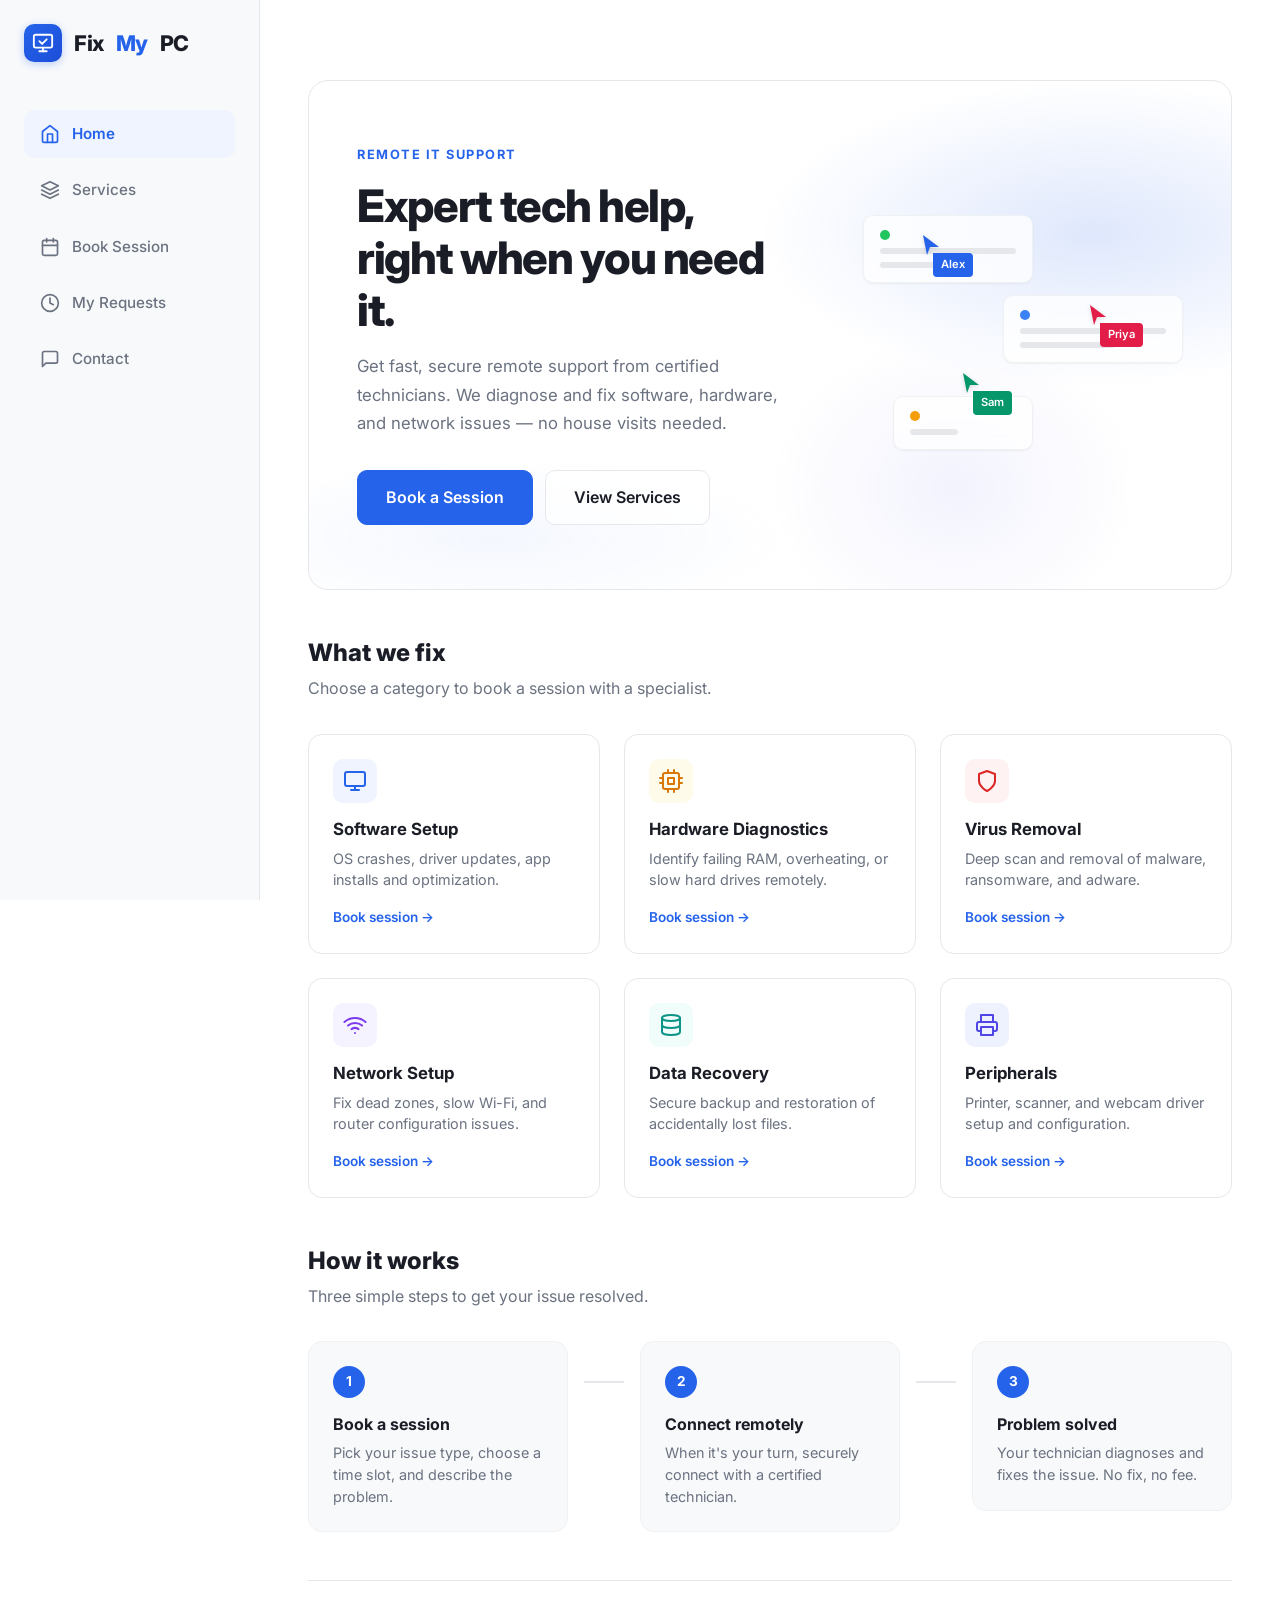
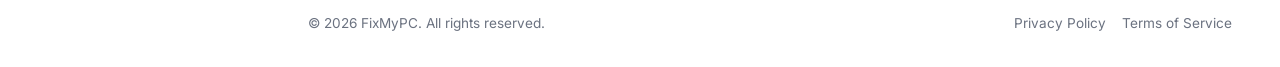
<file: index.html>
<!DOCTYPE html>
<html lang="en">
<head>
  <meta charset="UTF-8">
  <meta name="viewport" content="width=device-width, initial-scale=1.0">
  <title>FixMyPC | Remote Tech Support</title>
  <meta name="description" content="Fast, reliable remote tech support for your software, hardware, and network issues. Book a session today.">

  <!-- Google Fonts: Inter -->
  <link rel="preconnect" href="https://fonts.googleapis.com">
  <link rel="preconnect" href="https://fonts.gstatic.com" crossorigin>
  <link href="https://fonts.googleapis.com/css2?family=Inter:wght@400;500;600;700;800&display=swap" rel="stylesheet">

  <!-- CSS Styles -->
  <link rel="stylesheet" href="css/variables.css">
  <link rel="stylesheet" href="css/base.css">
  <link rel="stylesheet" href="css/layout.css">
  <link rel="stylesheet" href="css/components.css">
  <link rel="stylesheet" href="css/utilities.css">
</head>
<body>

  <!-- Sidebar Navigation -->
  <aside class="sidebar">
    <div class="sidebar-logo">
      <div class="logo-icon">
        <svg width="22" height="22" viewBox="0 0 24 24" fill="none" stroke="#fff" stroke-width="2" stroke-linecap="round" stroke-linejoin="round"><rect x="2" y="3" width="20" height="14" rx="2" ry="2"></rect><line x1="8" y1="21" x2="16" y2="21"></line><line x1="12" y1="17" x2="12" y2="21"></line><path d="M8 10l3 3 5-5"/></svg>
      </div>
      Fix<span>My</span>PC
    </div>

    <nav class="nav-menu">
      <a href="index.html" class="nav-item">
        <svg width="20" height="20" viewBox="0 0 24 24" fill="none" stroke="currentColor" stroke-width="2" stroke-linecap="round" stroke-linejoin="round"><path d="M3 9l9-7 9 7v11a2 2 0 0 1-2 2H5a2 2 0 0 1-2-2z"></path><polyline points="9 22 9 12 15 12 15 22"></polyline></svg>
        Home
      </a>
      <a href="services.html" class="nav-item">
        <svg width="20" height="20" viewBox="0 0 24 24" fill="none" stroke="currentColor" stroke-width="2" stroke-linecap="round" stroke-linejoin="round"><polygon points="12 2 2 7 12 12 22 7 12 2"></polygon><polyline points="2 17 12 22 22 17"></polyline><polyline points="2 12 12 17 22 12"></polyline></svg>
        Services
      </a>
      <a href="booking.html" class="nav-item">
        <svg width="20" height="20" viewBox="0 0 24 24" fill="none" stroke="currentColor" stroke-width="2" stroke-linecap="round" stroke-linejoin="round"><rect x="3" y="4" width="18" height="18" rx="2" ry="2"></rect><line x1="16" y1="2" x2="16" y2="6"></line><line x1="8" y1="2" x2="8" y2="6"></line><line x1="3" y1="10" x2="21" y2="10"></line></svg>
        Book Session
      </a>
      <a href="queue.html" class="nav-item">
        <svg width="20" height="20" viewBox="0 0 24 24" fill="none" stroke="currentColor" stroke-width="2" stroke-linecap="round" stroke-linejoin="round"><circle cx="12" cy="12" r="10"></circle><polyline points="12 6 12 12 16 14"></polyline></svg>
        My Requests
      </a>
      <a href="contact.html" class="nav-item">
        <svg width="20" height="20" viewBox="0 0 24 24" fill="none" stroke="currentColor" stroke-width="2" stroke-linecap="round" stroke-linejoin="round"><path d="M21 15a2 2 0 0 1-2 2H7l-4 4V5a2 2 0 0 1 2-2h14a2 2 0 0 1 2 2z"></path></svg>
        Contact
      </a>
    </nav>
  </aside>

  <!-- Main Content -->
  <main class="main-content">

    <!-- Mobile Header -->
    <header class="page-header">
      <div class="header-title">
        <h1 class="hidden-title">Home</h1>
      </div>
      <div class="header-actions">
        <button class="mobile-nav-toggle" aria-label="Toggle Navigation">
          <svg width="24" height="24" viewBox="0 0 24 24" fill="none" stroke="currentColor" stroke-width="2" stroke-linecap="round" stroke-linejoin="round"><line x1="3" y1="12" x2="21" y2="12"></line><line x1="3" y1="6" x2="21" y2="6"></line><line x1="3" y1="18" x2="21" y2="18"></line></svg>
        </button>
      </div>
    </header>

    <!-- Hero Section -->
    <section class="hero mb-48">
      <div class="hero-inner">
        <div class="hero-content">
          <p class="hero-eyebrow">Remote IT Support</p>
          <h2 class="hero-heading">Expert tech help,<br>right when you need it.</h2>
          <p class="hero-description">Get fast, secure remote support from certified technicians. We diagnose and fix software, hardware, and network issues — no house visits needed.</p>
          <div class="hero-actions">
            <a href="booking.html" class="btn btn-hero-primary btn-lg">Book a Session</a>
            <a href="services.html" class="btn btn-hero-outline btn-lg">View Services</a>
          </div>
        </div>
        <div class="hero-visual">
          <!-- Figma-style collaborative cursors -->
          <div class="cursor-field">
            <div class="live-cursor cursor-1">
              <svg width="16" height="20" viewBox="0 0 16 20" fill="currentColor"><path d="M0 0L16 12H7L4 20L0 0Z"/></svg>
              <span class="cursor-label">Alex</span>
            </div>
            <div class="live-cursor cursor-2">
              <svg width="16" height="20" viewBox="0 0 16 20" fill="currentColor"><path d="M0 0L16 12H7L4 20L0 0Z"/></svg>
              <span class="cursor-label">Priya</span>
            </div>
            <div class="live-cursor cursor-3">
              <svg width="16" height="20" viewBox="0 0 16 20" fill="currentColor"><path d="M0 0L16 12H7L4 20L0 0Z"/></svg>
              <span class="cursor-label">Sam</span>
            </div>

            <!-- Decorative UI mockup elements -->
            <div class="hero-mock-card mock-1">
              <div class="mock-dot mock-dot-green"></div>
              <div class="mock-line mock-line-long"></div>
              <div class="mock-line mock-line-short"></div>
            </div>
            <div class="hero-mock-card mock-2">
              <div class="mock-dot mock-dot-blue"></div>
              <div class="mock-line mock-line-long"></div>
              <div class="mock-line mock-line-med"></div>
            </div>
            <div class="hero-mock-card mock-3">
              <div class="mock-dot mock-dot-amber"></div>
              <div class="mock-line mock-line-short"></div>
            </div>
          </div>
        </div>
      </div>
    </section>

    <!-- Services Grid -->
    <section class="mb-48">
      <div class="section-header mb-32">
        <h3 class="section-heading">What we fix</h3>
        <p class="text-muted mb-0">Choose a category to book a session with a specialist.</p>
      </div>

      <div class="home-services-grid">

        <a href="booking.html?service=software" class="home-service-card">
          <div class="home-service-icon icon-blue">
            <svg width="24" height="24" viewBox="0 0 24 24" fill="none" stroke="currentColor" stroke-width="2" stroke-linecap="round" stroke-linejoin="round"><rect x="2" y="3" width="20" height="14" rx="2" ry="2"></rect><line x1="8" y1="21" x2="16" y2="21"></line><line x1="12" y1="17" x2="12" y2="21"></line></svg>
          </div>
          <h4 class="home-service-title">Software Setup</h4>
          <p class="home-service-desc">OS crashes, driver updates, app installs and optimization.</p>
          <span class="home-service-link">Book session &rarr;</span>
        </a>

        <a href="booking.html?service=hardware" class="home-service-card">
          <div class="home-service-icon icon-amber">
            <svg width="24" height="24" viewBox="0 0 24 24" fill="none" stroke="currentColor" stroke-width="2" stroke-linecap="round" stroke-linejoin="round"><rect x="4" y="4" width="16" height="16" rx="2" ry="2"></rect><rect x="9" y="9" width="6" height="6"></rect><line x1="9" y1="1" x2="9" y2="4"></line><line x1="15" y1="1" x2="15" y2="4"></line><line x1="9" y1="20" x2="9" y2="23"></line><line x1="15" y1="20" x2="15" y2="23"></line><line x1="20" y1="9" x2="23" y2="9"></line><line x1="20" y1="14" x2="23" y2="14"></line><line x1="1" y1="9" x2="4" y2="9"></line><line x1="1" y1="14" x2="4" y2="14"></line></svg>
          </div>
          <h4 class="home-service-title">Hardware Diagnostics</h4>
          <p class="home-service-desc">Identify failing RAM, overheating, or slow hard drives remotely.</p>
          <span class="home-service-link">Book session &rarr;</span>
        </a>

        <a href="booking.html?service=virus" class="home-service-card">
          <div class="home-service-icon icon-red">
            <svg width="24" height="24" viewBox="0 0 24 24" fill="none" stroke="currentColor" stroke-width="2" stroke-linecap="round" stroke-linejoin="round"><path d="M12 22s8-4 8-10V5l-8-3-8 3v7c0 6 8 10 8 10z"></path></svg>
          </div>
          <h4 class="home-service-title">Virus Removal</h4>
          <p class="home-service-desc">Deep scan and removal of malware, ransomware, and adware.</p>
          <span class="home-service-link">Book session &rarr;</span>
        </a>

        <a href="booking.html?service=network" class="home-service-card">
          <div class="home-service-icon icon-purple">
            <svg width="24" height="24" viewBox="0 0 24 24" fill="none" stroke="currentColor" stroke-width="2" stroke-linecap="round" stroke-linejoin="round"><path d="M5 12.55a11 11 0 0 1 14.08 0"></path><path d="M1.42 9a16 16 0 0 1 21.16 0"></path><path d="M8.53 16.11a6 6 0 0 1 6.95 0"></path><line x1="12" y1="20" x2="12.01" y2="20"></line></svg>
          </div>
          <h4 class="home-service-title">Network Setup</h4>
          <p class="home-service-desc">Fix dead zones, slow Wi-Fi, and router configuration issues.</p>
          <span class="home-service-link">Book session &rarr;</span>
        </a>

        <a href="booking.html?service=other" class="home-service-card">
          <div class="home-service-icon icon-teal">
            <svg width="24" height="24" viewBox="0 0 24 24" fill="none" stroke="currentColor" stroke-width="2" stroke-linecap="round" stroke-linejoin="round"><ellipse cx="12" cy="5" rx="9" ry="3"></ellipse><path d="M21 12c0 1.66-4 3-9 3s-9-1.34-9-3"></path><path d="M3 5v14c0 1.66 4 3 9 3s9-1.34 9-3V5"></path></svg>
          </div>
          <h4 class="home-service-title">Data Recovery</h4>
          <p class="home-service-desc">Secure backup and restoration of accidentally lost files.</p>
          <span class="home-service-link">Book session &rarr;</span>
        </a>

        <a href="booking.html?service=hardware" class="home-service-card">
          <div class="home-service-icon icon-indigo">
            <svg width="24" height="24" viewBox="0 0 24 24" fill="none" stroke="currentColor" stroke-width="2" stroke-linecap="round" stroke-linejoin="round"><polyline points="6 9 6 2 18 2 18 9"></polyline><path d="M6 18H4a2 2 0 0 1-2-2v-5a2 2 0 0 1 2-2h16a2 2 0 0 1 2 2v5a2 2 0 0 1-2 2h-2"></path><rect x="6" y="14" width="12" height="8"></rect></svg>
          </div>
          <h4 class="home-service-title">Peripherals</h4>
          <p class="home-service-desc">Printer, scanner, and webcam driver setup and configuration.</p>
          <span class="home-service-link">Book session &rarr;</span>
        </a>

      </div>
    </section>

    <!-- How It Works -->
    <section class="mb-48">
      <div class="section-header mb-32">
        <h3 class="section-heading">How it works</h3>
        <p class="text-muted mb-0">Three simple steps to get your issue resolved.</p>
      </div>

      <div class="steps-row">
        <div class="step-card">
          <div class="step-number">1</div>
          <h4>Book a session</h4>
          <p>Pick your issue type, choose a time slot, and describe the problem.</p>
        </div>
        <div class="step-divider"></div>
        <div class="step-card">
          <div class="step-number">2</div>
          <h4>Connect remotely</h4>
          <p>When it's your turn, securely connect with a certified technician.</p>
        </div>
        <div class="step-divider"></div>
        <div class="step-card">
          <div class="step-number">3</div>
          <h4>Problem solved</h4>
          <p>Your technician diagnoses and fixes the issue. No fix, no fee.</p>
        </div>
      </div>
    </section>

    <!-- Footer -->
    <footer class="main-footer">
      <div>&copy; 2026 FixMyPC. All rights reserved.</div>
      <div class="footer-links">
        <a href="#">Privacy Policy</a>
        <a href="#">Terms of Service</a>
      </div>
    </footer>

  </main>

  <script src="js/main.js"></script>
</body>
</html>
</file>
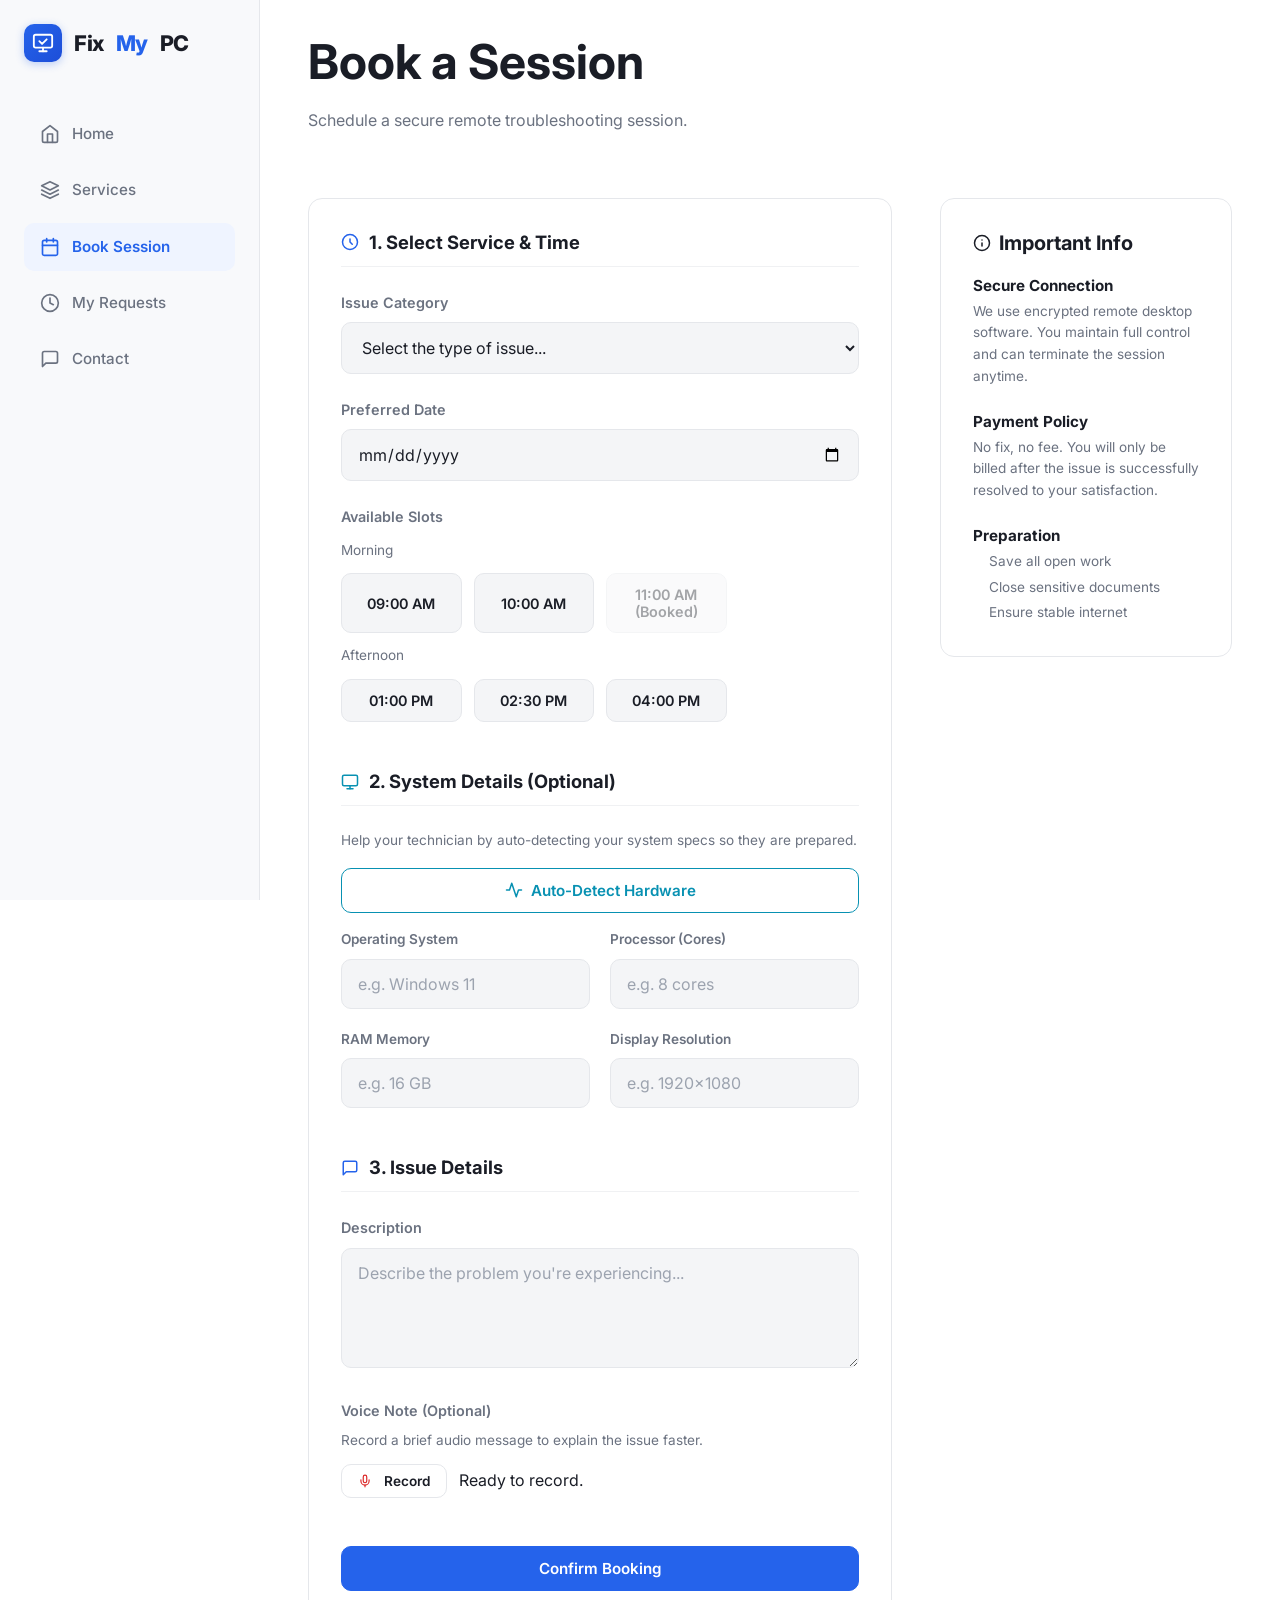
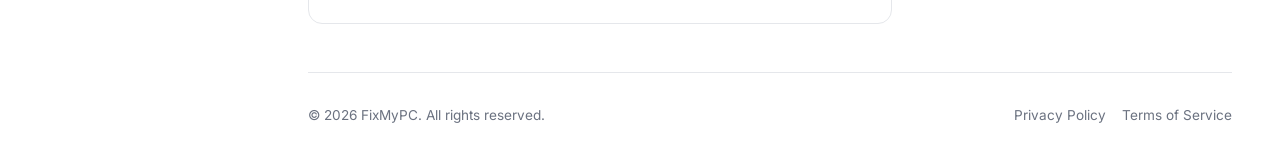
<file: booking.html>
<!DOCTYPE html>
<html lang="en">
<head>
  <meta charset="UTF-8">
  <meta name="viewport" content="width=device-width, initial-scale=1.0">
  <title>Book a Session | FixMyPC</title>
  <meta name="description" content="Schedule a remote tech support session. Select a time slot, describe your issue, and securely connect with a technician.">
  
  <!-- Google Fonts: Inter -->
  <link rel="preconnect" href="https://fonts.googleapis.com">
  <link rel="preconnect" href="https://fonts.gstatic.com" crossorigin>
  <link href="https://fonts.googleapis.com/css2?family=Inter:wght@400;500;600;700;800&display=swap" rel="stylesheet">
  
  <!-- CSS Styles -->
  <link rel="stylesheet" href="css/variables.css">
  <link rel="stylesheet" href="css/base.css">
  <link rel="stylesheet" href="css/layout.css">
  <link rel="stylesheet" href="css/components.css">
  <link rel="stylesheet" href="css/utilities.css">
</head>
<body>

  <!-- Sidebar Navigation -->
  <aside class="sidebar">
    <div class="sidebar-logo">
      <div class="logo-icon">
        <svg width="22" height="22" viewBox="0 0 24 24" fill="none" stroke="#fff" stroke-width="2" stroke-linecap="round" stroke-linejoin="round"><rect x="2" y="3" width="20" height="14" rx="2" ry="2"></rect><line x1="8" y1="21" x2="16" y2="21"></line><line x1="12" y1="17" x2="12" y2="21"></line><path d="M8 10l3 3 5-5"/></svg>
      </div>
      Fix<span>My</span>PC
    </div>
    
    <nav class="nav-menu">
      <a href="index.html" class="nav-item">
        <svg width="20" height="20" viewBox="0 0 24 24" fill="none" stroke="currentColor" stroke-width="2" stroke-linecap="round" stroke-linejoin="round"><path d="M3 9l9-7 9 7v11a2 2 0 0 1-2 2H5a2 2 0 0 1-2-2z"></path><polyline points="9 22 9 12 15 12 15 22"></polyline></svg>
        Home
      </a>
      <a href="services.html" class="nav-item">
        <svg width="20" height="20" viewBox="0 0 24 24" fill="none" stroke="currentColor" stroke-width="2" stroke-linecap="round" stroke-linejoin="round"><polygon points="12 2 2 7 12 12 22 7 12 2"></polygon><polyline points="2 17 12 22 22 17"></polyline><polyline points="2 12 12 17 22 12"></polyline></svg>
        Services
      </a>
      <a href="booking.html" class="nav-item active">
        <svg width="20" height="20" viewBox="0 0 24 24" fill="none" stroke="currentColor" stroke-width="2" stroke-linecap="round" stroke-linejoin="round"><rect x="3" y="4" width="18" height="18" rx="2" ry="2"></rect><line x1="16" y1="2" x2="16" y2="6"></line><line x1="8" y1="2" x2="8" y2="6"></line><line x1="3" y1="10" x2="21" y2="10"></line></svg>
        Book Session
      </a>
      <a href="queue.html" class="nav-item">
        <svg width="20" height="20" viewBox="0 0 24 24" fill="none" stroke="currentColor" stroke-width="2" stroke-linecap="round" stroke-linejoin="round"><circle cx="12" cy="12" r="10"></circle><polyline points="12 6 12 12 16 14"></polyline></svg>
        My Requests
      </a>
      <a href="contact.html" class="nav-item">
        <svg width="20" height="20" viewBox="0 0 24 24" fill="none" stroke="currentColor" stroke-width="2" stroke-linecap="round" stroke-linejoin="round"><path d="M21 15a2 2 0 0 1-2 2H7l-4 4V5a2 2 0 0 1 2-2h14a2 2 0 0 1 2 2z"></path></svg>
        Contact
      </a>
    </nav>
  </aside>

  <!-- Main Content -->
  <main class="main-content">
    
    <!-- Mobile Header -->
    <header class="page-header">
      <div class="header-title">
        <h1>Book a Session</h1>
        <p>Schedule a secure remote troubleshooting session.</p>
      </div>
      <div class="header-actions">
        <button class="mobile-nav-toggle" aria-label="Toggle Navigation">
          <svg width="24" height="24" viewBox="0 0 24 24" fill="none" stroke="currentColor" stroke-width="2" stroke-linecap="round" stroke-linejoin="round"><line x1="3" y1="12" x2="21" y2="12"></line><line x1="3" y1="6" x2="21" y2="6"></line><line x1="3" y1="18" x2="21" y2="18"></line></svg>
        </button>
      </div>
    </header>

    <div class="booking-layout mb-48">
      
      <!-- Booking Form -->
      <div class="form-panel">
        <form id="bookingForm">
          
          <h3 class="section-title">
            <svg width="18" height="18" viewBox="0 0 24 24" fill="none" stroke="var(--color-primary)" stroke-width="2" stroke-linecap="round" stroke-linejoin="round"><circle cx="12" cy="12" r="10"></circle><path d="M12 8v4l3 3"></path></svg>
            1. Select Service & Time
          </h3>
          
          <div class="form-group mt-24">
            <label class="form-label" for="issueCategory">Issue Category</label>
            <select id="issueCategory" class="form-control" required>
              <option value="" disabled selected>Select the type of issue...</option>
              <option value="software">Software Optimization or Errors</option>
              <option value="hardware">Hardware Diagnostics</option>
              <option value="network">Network & Wi-Fi Setup</option>
              <option value="virus">Virus & Malware Removal</option>
              <option value="other">Other / Unsure</option>
            </select>
          </div>

          <div class="form-group">
            <label class="form-label" for="bookingDate">Preferred Date</label>
            <input type="date" id="bookingDate" class="form-control" required>
          </div>

          <div class="form-group">
            <label class="form-label">Available Slots</label>
            <input type="hidden" id="selectedTime" required>
            
            <p class="text-sm text-muted mt-12 mb-4">Morning</p>
            <div class="slot-grid">
              <button type="button" class="time-slot" data-time="09:00 AM">09:00 AM</button>
              <button type="button" class="time-slot" data-time="10:00 AM">10:00 AM</button>
              <button type="button" class="time-slot disabled" disabled>11:00 AM (Booked)</button>
            </div>
            
            <p class="text-sm text-muted mt-12 mb-4">Afternoon</p>
            <div class="slot-grid">
              <button type="button" class="time-slot" data-time="01:00 PM">01:00 PM</button>
              <button type="button" class="time-slot" data-time="02:30 PM">02:30 PM</button>
              <button type="button" class="time-slot" data-time="04:00 PM">04:00 PM</button>
            </div>
          </div>

          <h3 class="section-title mt-48">
            <svg width="18" height="18" viewBox="0 0 24 24" fill="none" stroke="var(--color-secondary)" stroke-width="2" stroke-linecap="round" stroke-linejoin="round"><rect x="2" y="3" width="20" height="14" rx="2" ry="2"></rect><line x1="8" y1="21" x2="16" y2="21"></line><line x1="12" y1="17" x2="12" y2="21"></line></svg>
            2. System Details (Optional)
          </h3>
          <p class="text-sm mb-16">Help your technician by auto-detecting your system specs so they are prepared.</p>
          
          <button type="button" id="autoDetectBtn" class="btn btn-outline mb-16 btn-detect w-full">
            <svg width="18" height="18" viewBox="0 0 24 24" fill="none" stroke="currentColor" stroke-width="2" stroke-linecap="round" stroke-linejoin="round"><polyline points="22 12 18 12 15 21 9 3 6 12 2 12"></polyline></svg>
            Auto-Detect Hardware
          </button>
          
          <div class="hw-grid mb-24">
            <div>
              <label class="form-label text-sm">Operating System</label>
              <input type="text" id="sysOs" class="form-control" placeholder="e.g. Windows 11" readonly>
            </div>
            <div>
              <label class="form-label text-sm">Processor (Cores)</label>
              <input type="text" id="sysCpu" class="form-control" placeholder="e.g. 8 cores" readonly>
            </div>
            <div>
              <label class="form-label text-sm">RAM Memory</label>
              <input type="text" id="sysRam" class="form-control" placeholder="e.g. 16 GB" readonly>
            </div>
            <div>
              <label class="form-label text-sm">Display Resolution</label>
              <input type="text" id="sysDisplay" class="form-control" placeholder="e.g. 1920x1080" readonly>
            </div>
          </div>

          <h3 class="section-title mt-48">
            <svg width="18" height="18" viewBox="0 0 24 24" fill="none" stroke="var(--color-primary)" stroke-width="2" stroke-linecap="round" stroke-linejoin="round"><path d="M21 15a2 2 0 0 1-2 2H7l-4 4V5a2 2 0 0 1 2-2h14a2 2 0 0 1 2 2z"></path></svg>
            3. Issue Details
          </h3>
          
          <div class="form-group mt-24">
            <label class="form-label" for="issueDesc">Description</label>
            <textarea id="issueDesc" class="form-control" placeholder="Describe the problem you're experiencing..." required></textarea>
          </div>

          <div class="form-group">
            <label class="form-label">Voice Note (Optional)</label>
            <p class="text-sm text-muted mb-8">Record a brief audio message to explain the issue faster.</p>
            
            <div class="audio-controls">
              <button type="button" id="recordBtn" class="btn btn-outline btn-sm">
                <svg width="14" height="14" viewBox="0 0 24 24" fill="none" stroke="var(--color-status-red)" stroke-width="2" stroke-linecap="round" stroke-linejoin="round" class="btn-icon-svg"><path d="M12 2a3 3 0 0 0-3 3v7a3 3 0 0 0 6 0V5a3 3 0 0 0-3-3Z"></path><path d="M19 10v2a7 7 0 0 1-14 0v-2"></path><line x1="12" y1="19" x2="12" y2="22"></line></svg>
                Record
              </button>
              
              <button type="button" id="stopBtn" class="btn btn-outline btn-sm btn-stop hidden-override">
                <svg width="14" height="14" viewBox="0 0 24 24" fill="var(--color-status-red)" stroke="var(--color-status-red)" stroke-width="2" stroke-linecap="round" stroke-linejoin="round" class="btn-icon-svg"><rect x="6" y="6" width="12" height="12"></rect></svg>
                Stop
              </button>
              
              <button type="button" id="playBtn" class="btn btn-outline btn-sm hidden-override">
                <svg width="14" height="14" viewBox="0 0 24 24" fill="none" stroke="var(--color-status-green)" stroke-width="2" stroke-linecap="round" stroke-linejoin="round" class="btn-icon-svg"><polygon points="5 3 19 12 5 21 5 3"></polygon></svg>
                Play
              </button>
              
              <button type="button" id="deleteBtn" class="btn btn-icon btn-del hidden-override" title="Delete Audio">
                <svg width="16" height="16" viewBox="0 0 24 24" fill="none" stroke="currentColor" stroke-width="2" stroke-linecap="round" stroke-linejoin="round"><polyline points="3 6 5 6 21 6"></polyline><path d="M19 6v14a2 2 0 0 1-2 2H7a2 2 0 0 1-2-2V6m3 0V4a2 2 0 0 1 2-2h4a2 2 0 0 1 2 2v2"></path></svg>
              </button>
              
              <span id="audioStatus" class="audio-status">Ready to record.</span>
            </div>
          </div>

          <button type="submit" class="btn btn-primary w-full mt-24">Confirm Booking</button>
          
        </form>
      </div>

      <!-- Side Info -->
      <div class="info-panel">
        <h4 class="sidebar-heading">
          <svg width="18" height="18" viewBox="0 0 24 24" fill="none" stroke="currentColor" stroke-width="2" stroke-linecap="round" stroke-linejoin="round"><circle cx="12" cy="12" r="10"></circle><line x1="12" y1="16" x2="12" y2="12"></line><line x1="12" y1="8" x2="12.01" y2="8"></line></svg>
          Important Info
        </h4>
        
        <div class="mb-24">
          <h5 class="policy-heading">Secure Connection</h5>
          <p class="policy-text">We use encrypted remote desktop software. You maintain full control and can terminate the session anytime.</p>
        </div>
        
        <div class="mb-24">
          <h5 class="policy-heading">Payment Policy</h5>
          <p class="policy-text">No fix, no fee. You will only be billed after the issue is successfully resolved to your satisfaction.</p>
        </div>
        
        <div>
          <h5 class="policy-heading">Preparation</h5>
          <ul class="policy-list">
            <li class="mb-4">Save all open work</li>
            <li class="mb-4">Close sensitive documents</li>
            <li>Ensure stable internet</li>
          </ul>
        </div>
      </div>
      
    </div>

    <!-- Footer -->
    <footer class="main-footer">
      <div>&copy; 2026 FixMyPC. All rights reserved.</div>
      <div class="footer-links">
        <a href="#">Privacy Policy</a>
        <a href="#">Terms of Service</a>
      </div>
    </footer>

  </main>

  <!-- Success Modal -->
  <div class="modal-overlay" id="successModal">
    <div class="modal-content text-center">
      <div class="success-icon">
        <svg width="32" height="32" viewBox="0 0 24 24" fill="none" stroke="currentColor" stroke-width="3" stroke-linecap="round" stroke-linejoin="round"><polyline points="20 6 9 17 4 12"></polyline></svg>
      </div>
      <h2 class="mb-8">Booking Confirmed!</h2>
      <p class="mb-24">Your remote tech support session has been scheduled successfully.</p>
      
      <div class="ticket-box">
        <span class="ticket-label">Ticket ID</span>
        <strong class="ticket-val" id="ticketIdDisplay">TKT-XXXX</strong>
      </div>
      
      <button id="closeModal" class="btn btn-primary w-full">Track Queue Status</button>
    </div>
  </div>

  <script src="js/main.js"></script>
  <script src="js/booking.js"></script>
</body>
</html>
</file>
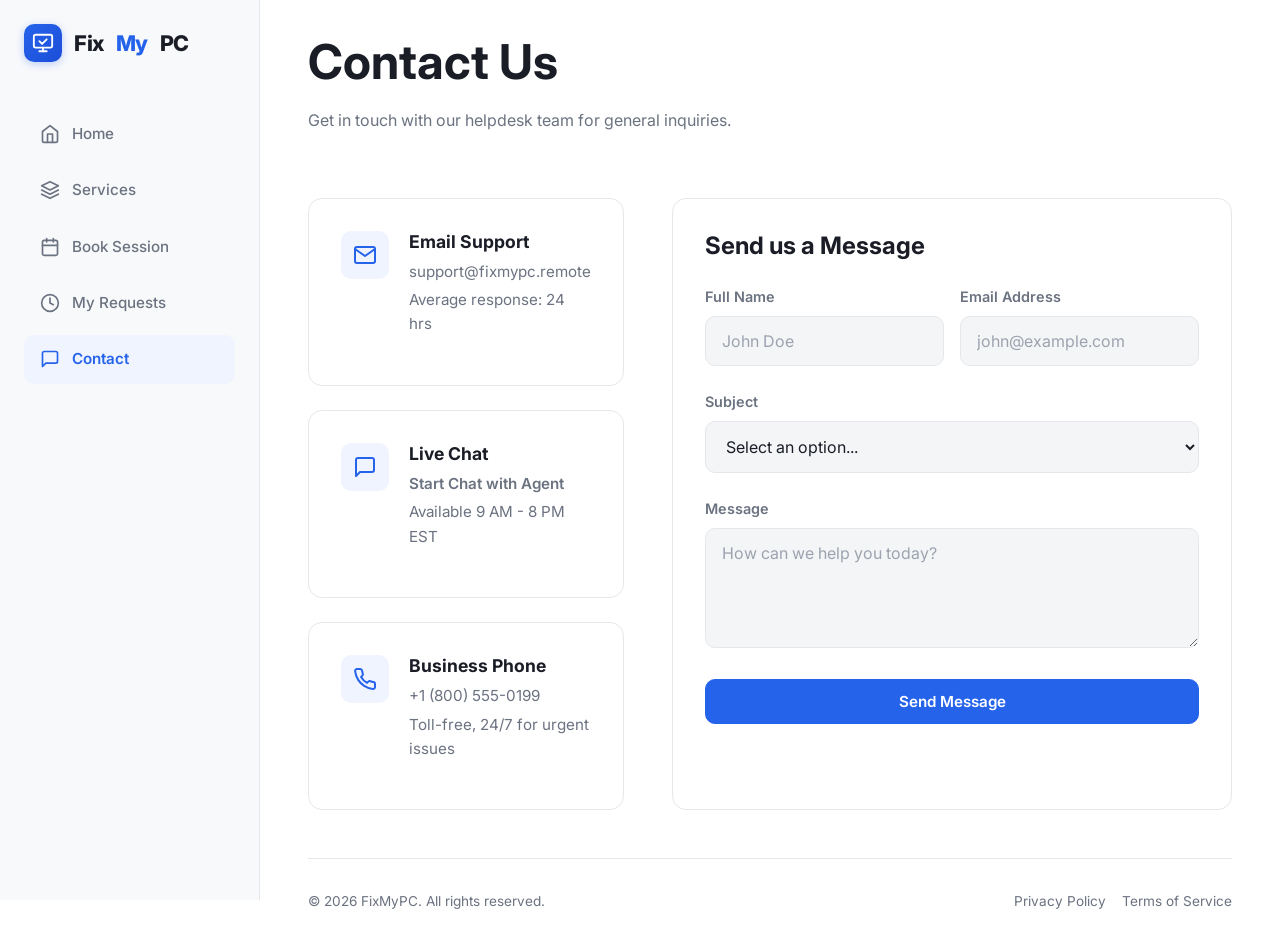
<file: contact.html>
<!DOCTYPE html>
<html lang="en">
<head>
  <meta charset="UTF-8">
  <meta name="viewport" content="width=device-width, initial-scale=1.0">
  <title>Contact Us | FixMyPC</title>
  <meta name="description" content="Get in touch with FixMyPC tech support for general inquiries, business partnerships, or helpdesk assistance.">
  
  <!-- Google Fonts: Inter -->
  <link rel="preconnect" href="https://fonts.googleapis.com">
  <link rel="preconnect" href="https://fonts.gstatic.com" crossorigin>
  <link href="https://fonts.googleapis.com/css2?family=Inter:wght@400;500;600;700;800&display=swap" rel="stylesheet">
  
  <!-- CSS Styles -->
  <link rel="stylesheet" href="css/variables.css">
  <link rel="stylesheet" href="css/base.css">
  <link rel="stylesheet" href="css/layout.css">
  <link rel="stylesheet" href="css/components.css">
  <link rel="stylesheet" href="css/utilities.css">
</head>
<body>

  <!-- Sidebar Navigation -->
  <aside class="sidebar">
    <div class="sidebar-logo">
      <div class="logo-icon">
        <svg width="22" height="22" viewBox="0 0 24 24" fill="none" stroke="#fff" stroke-width="2" stroke-linecap="round" stroke-linejoin="round"><rect x="2" y="3" width="20" height="14" rx="2" ry="2"></rect><line x1="8" y1="21" x2="16" y2="21"></line><line x1="12" y1="17" x2="12" y2="21"></line><path d="M8 10l3 3 5-5"/></svg>
      </div>
      Fix<span>My</span>PC
    </div>
    
    <nav class="nav-menu">
      <a href="index.html" class="nav-item">
        <svg width="20" height="20" viewBox="0 0 24 24" fill="none" stroke="currentColor" stroke-width="2" stroke-linecap="round" stroke-linejoin="round"><path d="M3 9l9-7 9 7v11a2 2 0 0 1-2 2H5a2 2 0 0 1-2-2z"></path><polyline points="9 22 9 12 15 12 15 22"></polyline></svg>
        Home
      </a>
      <a href="services.html" class="nav-item">
        <svg width="20" height="20" viewBox="0 0 24 24" fill="none" stroke="currentColor" stroke-width="2" stroke-linecap="round" stroke-linejoin="round"><polygon points="12 2 2 7 12 12 22 7 12 2"></polygon><polyline points="2 17 12 22 22 17"></polyline><polyline points="2 12 12 17 22 12"></polyline></svg>
        Services
      </a>
      <a href="booking.html" class="nav-item">
        <svg width="20" height="20" viewBox="0 0 24 24" fill="none" stroke="currentColor" stroke-width="2" stroke-linecap="round" stroke-linejoin="round"><rect x="3" y="4" width="18" height="18" rx="2" ry="2"></rect><line x1="16" y1="2" x2="16" y2="6"></line><line x1="8" y1="2" x2="8" y2="6"></line><line x1="3" y1="10" x2="21" y2="10"></line></svg>
        Book Session
      </a>
      <a href="queue.html" class="nav-item">
        <svg width="20" height="20" viewBox="0 0 24 24" fill="none" stroke="currentColor" stroke-width="2" stroke-linecap="round" stroke-linejoin="round"><circle cx="12" cy="12" r="10"></circle><polyline points="12 6 12 12 16 14"></polyline></svg>
        My Requests
      </a>
      <a href="contact.html" class="nav-item active">
        <svg width="20" height="20" viewBox="0 0 24 24" fill="none" stroke="currentColor" stroke-width="2" stroke-linecap="round" stroke-linejoin="round"><path d="M21 15a2 2 0 0 1-2 2H7l-4 4V5a2 2 0 0 1 2-2h14a2 2 0 0 1 2 2z"></path></svg>
        Contact
      </a>
    </nav>
  </aside>

  <!-- Main Content -->
  <main class="main-content">
    
    <!-- Mobile Header -->
    <header class="page-header">
      <div class="header-title">
        <h1>Contact Us</h1>
        <p>Get in touch with our helpdesk team for general inquiries.</p>
      </div>
      <div class="header-actions">
        <button class="mobile-nav-toggle" aria-label="Toggle Navigation">
          <svg width="24" height="24" viewBox="0 0 24 24" fill="none" stroke="currentColor" stroke-width="2" stroke-linecap="round" stroke-linejoin="round"><line x1="3" y1="12" x2="21" y2="12"></line><line x1="3" y1="6" x2="21" y2="6"></line><line x1="3" y1="18" x2="21" y2="18"></line></svg>
        </button>
      </div>
    </header>

    <div class="contact-layout mb-48">
      
      <!-- Contact Info -->
      <div class="info-cards">
        
        <div class="contact-card">
          <div class="contact-icon">
            <svg width="24" height="24" viewBox="0 0 24 24" fill="none" stroke="currentColor" stroke-width="2" stroke-linecap="round" stroke-linejoin="round"><path d="M4 4h16c1.1 0 2 .9 2 2v12c0 1.1-.9 2-2 2H4c-1.1 0-2-.9-2-2V6c0-1.1.9-2 2-2z"></path><polyline points="22,6 12,13 2,6"></polyline></svg>
          </div>
          <div>
            <h4>Email Support</h4>
            <a href="mailto:support@fixmypc.remote">support@fixmypc.remote</a>
            <p class="mt-4 text-sm">Average response: 24 hrs</p>
          </div>
        </div>

        <div class="contact-card">
          <div class="contact-icon">
            <svg width="24" height="24" viewBox="0 0 24 24" fill="none" stroke="currentColor" stroke-width="2" stroke-linecap="round" stroke-linejoin="round"><path d="M21 15a2 2 0 0 1-2 2H7l-4 4V5a2 2 0 0 1 2-2h14a2 2 0 0 1 2 2z"></path></svg>
          </div>
          <div>
            <h4>Live Chat</h4>
            <a href="#" class="chat-link">Start Chat with Agent</a>
            <p class="mt-4 text-sm">Available 9 AM - 8 PM EST</p>
          </div>
        </div>
        
        <div class="contact-card">
          <div class="contact-icon">
            <svg width="24" height="24" viewBox="0 0 24 24" fill="none" stroke="currentColor" stroke-width="2" stroke-linecap="round" stroke-linejoin="round"><path d="M22 16.92v3a2 2 0 0 1-2.18 2 19.79 19.79 0 0 1-8.63-3.07 19.5 19.5 0 0 1-6-6 19.79 19.79 0 0 1-3.07-8.67A2 2 0 0 1 4.11 2h3a2 2 0 0 1 2 1.72 12.84 12.84 0 0 0 .7 2.81 2 2 0 0 1-.45 2.11L8.09 9.91a16 16 0 0 0 6 6l1.27-1.27a2 2 0 0 1 2.11-.45 12.84 12.84 0 0 0 2.81.7A2 2 0 0 1 22 16.92z"></path></svg>
          </div>
          <div>
            <h4>Business Phone</h4>
            <a href="tel:+18005550199">+1 (800) 555-0199</a>
            <p class="mt-4 text-sm">Toll-free, 24/7 for urgent issues</p>
          </div>
        </div>

      </div>

      <!-- Helpdesk Form -->
      <div class="form-panel">
        <h3 class="mb-24">Send us a Message</h3>
        <form>
          <div class="flex gap-16 mb-24">
            <div class="flex-1">
              <label class="form-label">Full Name</label>
              <input type="text" class="form-control" placeholder="John Doe" required>
            </div>
            <div class="flex-1">
              <label class="form-label">Email Address</label>
              <input type="email" class="form-control" placeholder="john@example.com" required>
            </div>
          </div>
          
          <div class="form-group">
            <label class="form-label">Subject</label>
            <select class="form-control" required>
              <option value="" disabled selected>Select an option...</option>
              <option value="general">General Inquiry</option>
              <option value="billing">Billing Question</option>
              <option value="partnership">Business Partnership</option>
              <option value="feedback">Feedback</option>
            </select>
          </div>
          
          <div class="form-group">
            <label class="form-label">Message</label>
            <textarea class="form-control" placeholder="How can we help you today?" required></textarea>
          </div>
          
          <button type="submit" id="contactSubmitBtn" class="btn btn-primary w-full">Send Message</button>
        </form>
      </div>
      
    </div>

    <!-- Footer -->
    <footer class="main-footer">
      <div>&copy; 2026 FixMyPC. All rights reserved.</div>
      <div class="footer-links">
        <a href="#">Privacy Policy</a>
        <a href="#">Terms of Service</a>
      </div>
    </footer>

  </main>

  <script src="js/main.js"></script>
  <script>
    // Simple contact form handler
    document.addEventListener('DOMContentLoaded', function () {
      var form = document.querySelector('.form-panel form');
      var submitBtn = document.getElementById('contactSubmitBtn');

      if (form) {
        form.addEventListener('submit', function (event) {
          event.preventDefault();
          submitBtn.textContent = 'Message Sent!';
          submitBtn.disabled = true;
          submitBtn.classList.add('btn-primary');
        });
      }
    });
  </script>
</body>
</html>
</file>
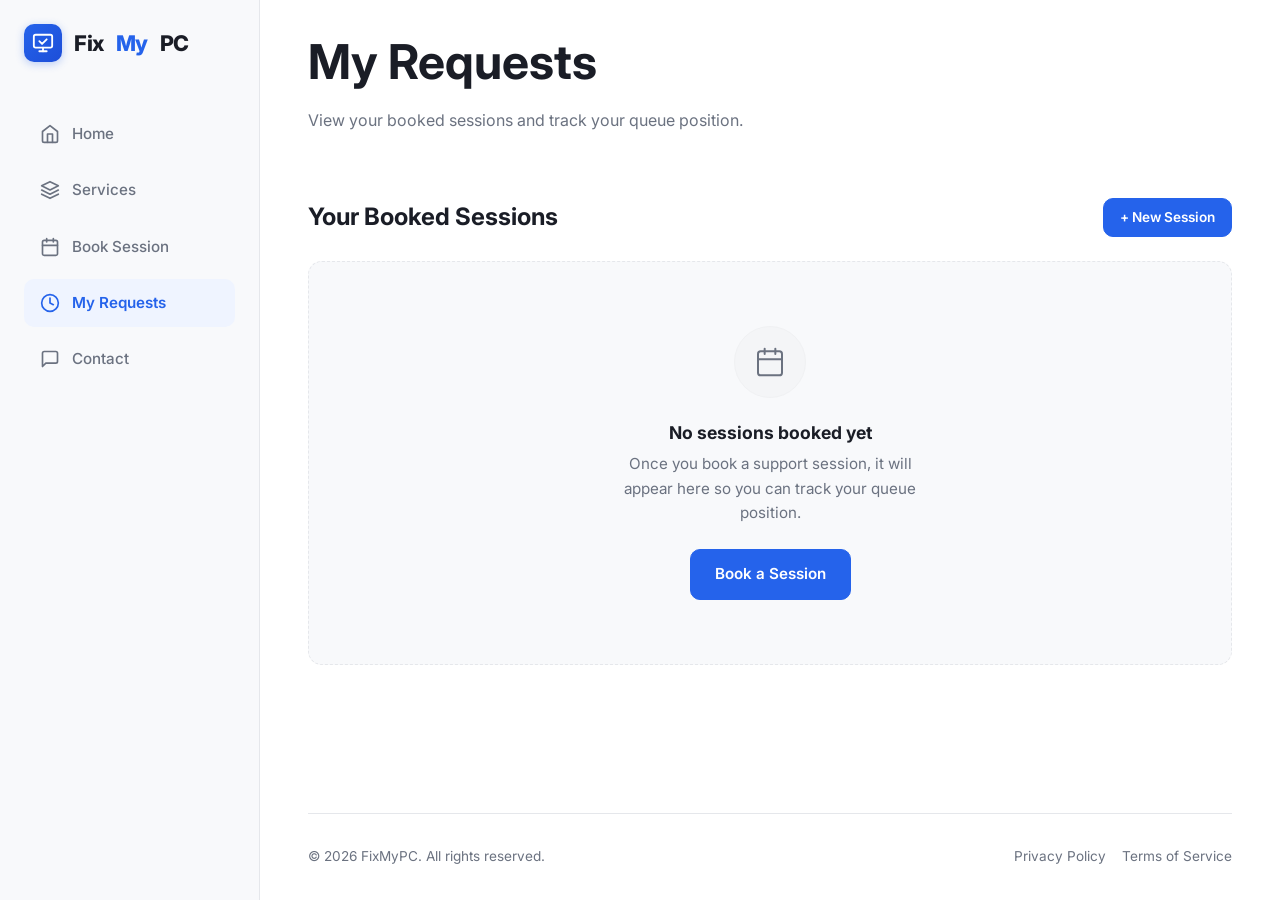
<file: queue.html>
<!DOCTYPE html>
<html lang="en">
<head>
  <meta charset="UTF-8">
  <meta name="viewport" content="width=device-width, initial-scale=1.0">
  <title>My Requests | FixMyPC</title>
  <meta name="description" content="View your support requests and track your live queue position.">

  <!-- Google Fonts: Inter -->
  <link rel="preconnect" href="https://fonts.googleapis.com">
  <link rel="preconnect" href="https://fonts.gstatic.com" crossorigin>
  <link href="https://fonts.googleapis.com/css2?family=Inter:wght@400;500;600;700;800&display=swap" rel="stylesheet">

  <!-- CSS Styles -->
  <link rel="stylesheet" href="css/variables.css">
  <link rel="stylesheet" href="css/base.css">
  <link rel="stylesheet" href="css/layout.css">
  <link rel="stylesheet" href="css/components.css">
  <link rel="stylesheet" href="css/utilities.css">
</head>
<body>

  <!-- Sidebar Navigation -->
  <aside class="sidebar">
    <div class="sidebar-logo">
      <div class="logo-icon">
        <svg width="22" height="22" viewBox="0 0 24 24" fill="none" stroke="#fff" stroke-width="2" stroke-linecap="round" stroke-linejoin="round"><rect x="2" y="3" width="20" height="14" rx="2" ry="2"></rect><line x1="8" y1="21" x2="16" y2="21"></line><line x1="12" y1="17" x2="12" y2="21"></line><path d="M8 10l3 3 5-5"/></svg>
      </div>
      Fix<span>My</span>PC
    </div>

    <nav class="nav-menu">
      <a href="index.html" class="nav-item">
        <svg width="20" height="20" viewBox="0 0 24 24" fill="none" stroke="currentColor" stroke-width="2" stroke-linecap="round" stroke-linejoin="round"><path d="M3 9l9-7 9 7v11a2 2 0 0 1-2 2H5a2 2 0 0 1-2-2z"></path><polyline points="9 22 9 12 15 12 15 22"></polyline></svg>
        Home
      </a>
      <a href="services.html" class="nav-item">
        <svg width="20" height="20" viewBox="0 0 24 24" fill="none" stroke="currentColor" stroke-width="2" stroke-linecap="round" stroke-linejoin="round"><polygon points="12 2 2 7 12 12 22 7 12 2"></polygon><polyline points="2 17 12 22 22 17"></polyline><polyline points="2 12 12 17 22 12"></polyline></svg>
        Services
      </a>
      <a href="booking.html" class="nav-item">
        <svg width="20" height="20" viewBox="0 0 24 24" fill="none" stroke="currentColor" stroke-width="2" stroke-linecap="round" stroke-linejoin="round"><rect x="3" y="4" width="18" height="18" rx="2" ry="2"></rect><line x1="16" y1="2" x2="16" y2="6"></line><line x1="8" y1="2" x2="8" y2="6"></line><line x1="3" y1="10" x2="21" y2="10"></line></svg>
        Book Session
      </a>
      <a href="queue.html" class="nav-item active">
        <svg width="20" height="20" viewBox="0 0 24 24" fill="none" stroke="currentColor" stroke-width="2" stroke-linecap="round" stroke-linejoin="round"><circle cx="12" cy="12" r="10"></circle><polyline points="12 6 12 12 16 14"></polyline></svg>
        My Requests
      </a>
      <a href="contact.html" class="nav-item">
        <svg width="20" height="20" viewBox="0 0 24 24" fill="none" stroke="currentColor" stroke-width="2" stroke-linecap="round" stroke-linejoin="round"><path d="M21 15a2 2 0 0 1-2 2H7l-4 4V5a2 2 0 0 1 2-2h14a2 2 0 0 1 2 2z"></path></svg>
        Contact
      </a>
    </nav>
  </aside>

  <!-- Main Content -->
  <main class="main-content">

    <!-- Mobile Header -->
    <header class="page-header">
      <div class="header-title">
        <h1>My Requests</h1>
        <p>View your booked sessions and track your queue position.</p>
      </div>
      <div class="header-actions">
        <button class="mobile-nav-toggle" aria-label="Toggle Navigation">
          <svg width="24" height="24" viewBox="0 0 24 24" fill="none" stroke="currentColor" stroke-width="2" stroke-linecap="round" stroke-linejoin="round"><line x1="3" y1="12" x2="21" y2="12"></line><line x1="3" y1="6" x2="21" y2="6"></line><line x1="3" y1="18" x2="21" y2="18"></line></svg>
        </button>
      </div>
    </header>

    <!-- Ticket List (full width) -->
    <div class="mb-48" id="ticketListCard">
      <div class="ticket-list-header mb-24">
        <h3 class="mb-0">Your Booked Sessions</h3>
        <a href="booking.html" class="btn btn-sm btn-primary">+ New Session</a>
      </div>
      <div id="ticketListContainer">
        <!-- JS will populate this -->
      </div>
    </div>

    <!-- Active Queue Display (Hidden by default, centered) -->
    <div class="queue-container mb-48">
      <div class="queue-display" id="queueDisplay">
        <button class="back-link" id="backToListBtn">
          <svg width="16" height="16" viewBox="0 0 24 24" fill="none" stroke="currentColor" stroke-width="2" stroke-linecap="round" stroke-linejoin="round"><line x1="19" y1="12" x2="5" y2="12"></line><polyline points="12 19 5 12 12 5"></polyline></svg>
          Back to requests
        </button>

        <div class="text-center">
          <div class="status-ring" id="statusRing">
            <span>Position</span>
            <div class="position-number" id="queuePosition">--</div>
          </div>

          <div class="wait-metrics">
            <div class="metric-box">
              <div class="metric-label">Estimated Wait</div>
              <div class="metric-val" id="waitTime">-- mins</div>
            </div>

            <div class="metric-box">
              <div class="metric-label">Status</div>
              <div class="metric-val queue-status-text" id="queueStatusText">Connecting to queue...</div>
            </div>
          </div>

          <button id="connectBtn" class="btn btn-outline w-full p-16" disabled>
            Waiting for Technician...
          </button>
        </div>
      </div>
    </div>

    <!-- Footer -->
    <footer class="main-footer">
      <div>&copy; 2026 FixMyPC. All rights reserved.</div>
      <div class="footer-links">
        <a href="#">Privacy Policy</a>
        <a href="#">Terms of Service</a>
      </div>
    </footer>

  </main>

  <script src="js/main.js"></script>
  <script src="js/queue.js"></script>
</body>
</html>
</file>
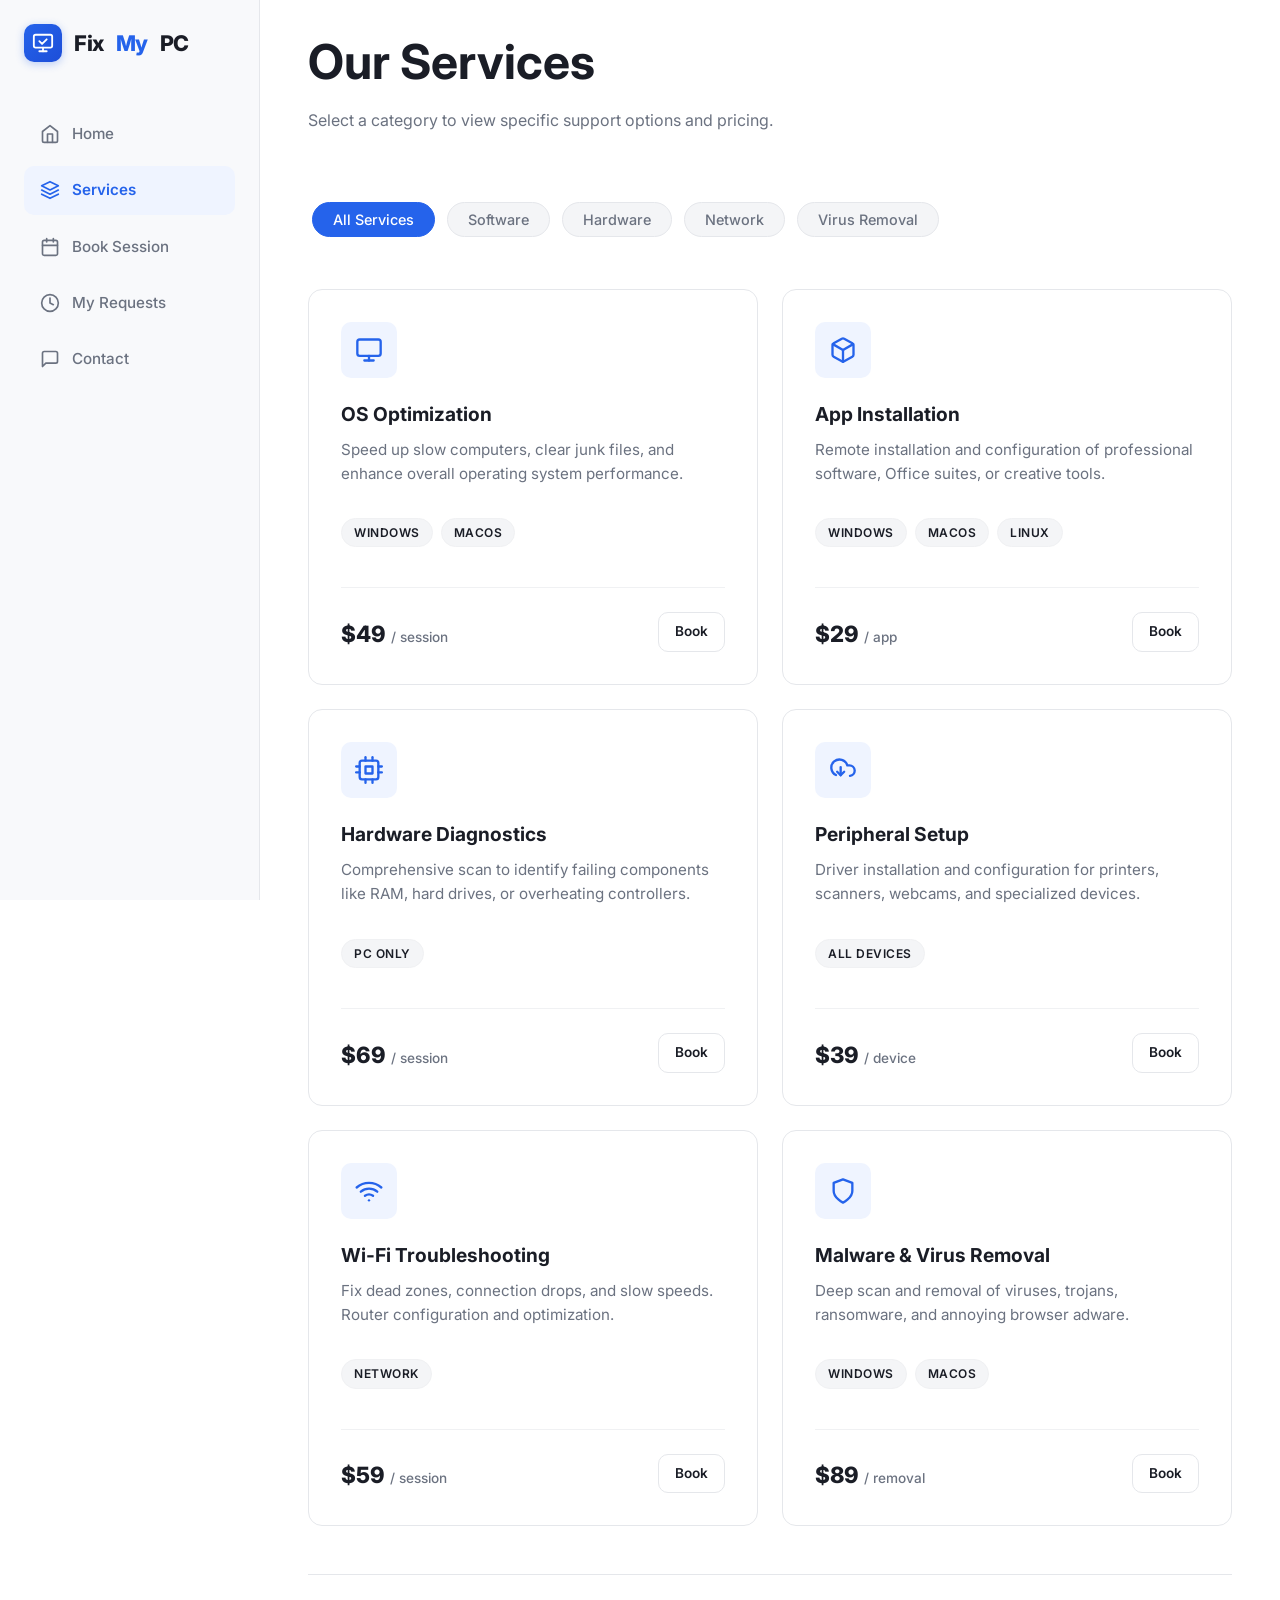
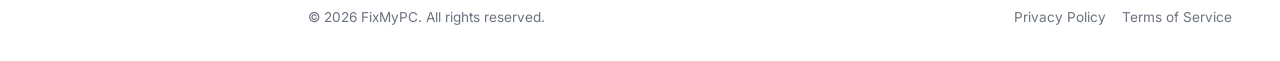
<file: services.html>
<!DOCTYPE html>
<html lang="en">
<head>
  <meta charset="UTF-8">
  <meta name="viewport" content="width=device-width, initial-scale=1.0">
  <title>Services | FixMyPC</title>
  <meta name="description" content="Explore our remote tech support services: software repair, hardware diagnostics, network setup, and virus removal.">
  
  <!-- Google Fonts: Inter -->
  <link rel="preconnect" href="https://fonts.googleapis.com">
  <link rel="preconnect" href="https://fonts.gstatic.com" crossorigin>
  <link href="https://fonts.googleapis.com/css2?family=Inter:wght@400;500;600;700;800&display=swap" rel="stylesheet">
  
  <!-- CSS Styles -->
  <link rel="stylesheet" href="css/variables.css">
  <link rel="stylesheet" href="css/base.css">
  <link rel="stylesheet" href="css/layout.css">
  <link rel="stylesheet" href="css/components.css">
  <link rel="stylesheet" href="css/utilities.css">
</head>
<body>

  <!-- Sidebar Navigation -->
  <aside class="sidebar">
    <div class="sidebar-logo">
      <div class="logo-icon">
        <svg width="22" height="22" viewBox="0 0 24 24" fill="none" stroke="#fff" stroke-width="2" stroke-linecap="round" stroke-linejoin="round"><rect x="2" y="3" width="20" height="14" rx="2" ry="2"></rect><line x1="8" y1="21" x2="16" y2="21"></line><line x1="12" y1="17" x2="12" y2="21"></line><path d="M8 10l3 3 5-5"/></svg>
      </div>
      Fix<span>My</span>PC
    </div>
    
    <nav class="nav-menu">
      <a href="index.html" class="nav-item">
        <svg width="20" height="20" viewBox="0 0 24 24" fill="none" stroke="currentColor" stroke-width="2" stroke-linecap="round" stroke-linejoin="round"><path d="M3 9l9-7 9 7v11a2 2 0 0 1-2 2H5a2 2 0 0 1-2-2z"></path><polyline points="9 22 9 12 15 12 15 22"></polyline></svg>
        Home
      </a>
      <a href="services.html" class="nav-item active">
        <svg width="20" height="20" viewBox="0 0 24 24" fill="none" stroke="currentColor" stroke-width="2" stroke-linecap="round" stroke-linejoin="round"><polygon points="12 2 2 7 12 12 22 7 12 2"></polygon><polyline points="2 17 12 22 22 17"></polyline><polyline points="2 12 12 17 22 12"></polyline></svg>
        Services
      </a>
      <a href="booking.html" class="nav-item">
        <svg width="20" height="20" viewBox="0 0 24 24" fill="none" stroke="currentColor" stroke-width="2" stroke-linecap="round" stroke-linejoin="round"><rect x="3" y="4" width="18" height="18" rx="2" ry="2"></rect><line x1="16" y1="2" x2="16" y2="6"></line><line x1="8" y1="2" x2="8" y2="6"></line><line x1="3" y1="10" x2="21" y2="10"></line></svg>
        Book Session
      </a>
      <a href="queue.html" class="nav-item">
        <svg width="20" height="20" viewBox="0 0 24 24" fill="none" stroke="currentColor" stroke-width="2" stroke-linecap="round" stroke-linejoin="round"><circle cx="12" cy="12" r="10"></circle><polyline points="12 6 12 12 16 14"></polyline></svg>
        My Requests
      </a>
      <a href="contact.html" class="nav-item">
        <svg width="20" height="20" viewBox="0 0 24 24" fill="none" stroke="currentColor" stroke-width="2" stroke-linecap="round" stroke-linejoin="round"><path d="M21 15a2 2 0 0 1-2 2H7l-4 4V5a2 2 0 0 1 2-2h14a2 2 0 0 1 2 2z"></path></svg>
        Contact
      </a>
    </nav>
  </aside>

  <!-- Main Content -->
  <main class="main-content">
    
    <!-- Mobile Header -->
    <header class="page-header">
      <div class="header-title">
        <h1>Our Services</h1>
        <p>Select a category to view specific support options and pricing.</p>
      </div>
      <div class="header-actions">
        <button class="mobile-nav-toggle" aria-label="Toggle Navigation">
          <svg width="24" height="24" viewBox="0 0 24 24" fill="none" stroke="currentColor" stroke-width="2" stroke-linecap="round" stroke-linejoin="round"><line x1="3" y1="12" x2="21" y2="12"></line><line x1="3" y1="6" x2="21" y2="6"></line><line x1="3" y1="18" x2="21" y2="18"></line></svg>
        </button>
      </div>
    </header>

    <!-- Filters -->
    <div class="filter-container">
      <button class="filter-btn active" data-filter="all">All Services</button>
      <button class="filter-btn" data-filter="software">Software</button>
      <button class="filter-btn" data-filter="hardware">Hardware</button>
      <button class="filter-btn" data-filter="network">Network</button>
      <button class="filter-btn" data-filter="virus">Virus Removal</button>
    </div>

    <!-- Services Grid -->
    <div class="card-grid mb-48" id="services-grid">
      
      <!-- Software Services -->
      <div class="service-card software" data-category="software">
        <div class="card-icon-wrap icon-software">
          <svg width="28" height="28" viewBox="0 0 24 24" fill="none" stroke="currentColor" stroke-width="2" stroke-linecap="round" stroke-linejoin="round"><rect x="2" y="3" width="20" height="14" rx="2" ry="2"></rect><line x1="8" y1="21" x2="16" y2="21"></line><line x1="12" y1="17" x2="12" y2="21"></line></svg>
        </div>
        <h3>OS Optimization</h3>
        <p>Speed up slow computers, clear junk files, and enhance overall operating system performance.</p>
        <div class="badge-container mb-16">
          <span class="badge badge-os">Windows</span>
          <span class="badge badge-os">macOS</span>
        </div>
        <div class="service-card-meta">
          <div class="price-tag">$49 <span>/ session</span></div>
          <a href="booking.html?service=software-os" class="btn btn-outline btn-sm">Book</a>
        </div>
      </div>

      <div class="service-card software" data-category="software">
        <div class="card-icon-wrap icon-software">
          <svg width="28" height="28" viewBox="0 0 24 24" fill="none" stroke="currentColor" stroke-width="2" stroke-linecap="round" stroke-linejoin="round"><path d="M21 16V8a2 2 0 0 0-1-1.73l-7-4a2 2 0 0 0-2 0l-7 4A2 2 0 0 0 3 8v8a2 2 0 0 0 1 1.73l7 4a2 2 0 0 0 2 0l7-4A2 2 0 0 0 21 16z"></path><polyline points="3.27 6.96 12 12.01 20.73 6.96"></polyline><line x1="12" y1="22.08" x2="12" y2="12"></line></svg>
        </div>
        <h3>App Installation</h3>
        <p>Remote installation and configuration of professional software, Office suites, or creative tools.</p>
        <div class="badge-container mb-16">
          <span class="badge badge-os">Windows</span>
          <span class="badge badge-os">macOS</span>
          <span class="badge badge-os">Linux</span>
        </div>
        <div class="service-card-meta">
          <div class="price-tag">$29 <span>/ app</span></div>
          <a href="booking.html?service=software-install" class="btn btn-outline btn-sm">Book</a>
        </div>
      </div>

      <!-- Hardware Services -->
      <div class="service-card hardware" data-category="hardware">
        <div class="card-icon-wrap icon-hardware">
          <svg width="28" height="28" viewBox="0 0 24 24" fill="none" stroke="currentColor" stroke-width="2" stroke-linecap="round" stroke-linejoin="round"><rect x="4" y="4" width="16" height="16" rx="2" ry="2"></rect><rect x="9" y="9" width="6" height="6"></rect><line x1="9" y1="1" x2="9" y2="4"></line><line x1="15" y1="1" x2="15" y2="4"></line><line x1="9" y1="20" x2="9" y2="23"></line><line x1="15" y1="20" x2="15" y2="23"></line><line x1="20" y1="9" x2="23" y2="9"></line><line x1="20" y1="14" x2="23" y2="14"></line><line x1="1" y1="9" x2="4" y2="9"></line><line x1="1" y1="14" x2="4" y2="14"></line></svg>
        </div>
        <h3>Hardware Diagnostics</h3>
        <p>Comprehensive scan to identify failing components like RAM, hard drives, or overheating controllers.</p>
        <div class="badge-container mb-16">
          <span class="badge badge-os">PC Only</span>
        </div>
        <div class="service-card-meta">
          <div class="price-tag">$69 <span>/ session</span></div>
          <a href="booking.html?service=hardware-diag" class="btn btn-outline btn-sm">Book</a>
        </div>
      </div>

      <div class="service-card hardware" data-category="hardware">
        <div class="card-icon-wrap icon-hardware">
          <svg width="28" height="28" viewBox="0 0 24 24" fill="none" stroke="currentColor" stroke-width="2" stroke-linecap="round" stroke-linejoin="round"><path d="M6 16.326A7 7 0 1 1 15.71 8h1.79a4.5 4.5 0 0 1 .5 8.973"></path><path d="M13 13.5l-3 3-3-3"></path><path d="M10 16.5v-7"></path></svg>
        </div>
        <h3>Peripheral Setup</h3>
        <p>Driver installation and configuration for printers, scanners, webcams, and specialized devices.</p>
        <div class="badge-container mb-16">
          <span class="badge badge-os">All Devices</span>
        </div>
        <div class="service-card-meta">
          <div class="price-tag">$39 <span>/ device</span></div>
          <a href="booking.html?service=hardware-peripheral" class="btn btn-outline btn-sm">Book</a>
        </div>
      </div>

      <!-- Network Services -->
      <div class="service-card network" data-category="network">
        <div class="card-icon-wrap icon-network">
          <svg width="28" height="28" viewBox="0 0 24 24" fill="none" stroke="currentColor" stroke-width="2" stroke-linecap="round" stroke-linejoin="round"><path d="M5 12.55a11 11 0 0 1 14.08 0"></path><path d="M1.42 9a16 16 0 0 1 21.16 0"></path><path d="M8.53 16.11a6 6 0 0 1 6.95 0"></path><line x1="12" y1="20" x2="12.01" y2="20"></line></svg>
        </div>
        <h3>Wi-Fi Troubleshooting</h3>
        <p>Fix dead zones, connection drops, and slow speeds. Router configuration and optimization.</p>
        <div class="badge-container mb-16">
          <span class="badge badge-os">Network</span>
        </div>
        <div class="service-card-meta">
          <div class="price-tag">$59 <span>/ session</span></div>
          <a href="booking.html?service=network-wifi" class="btn btn-outline btn-sm">Book</a>
        </div>
      </div>

      <!-- Virus Services -->
      <div class="service-card virus" data-category="virus">
        <div class="card-icon-wrap icon-virus">
          <svg width="28" height="28" viewBox="0 0 24 24" fill="none" stroke="currentColor" stroke-width="2" stroke-linecap="round" stroke-linejoin="round"><path d="M12 22s8-4 8-10V5l-8-3-8 3v7c0 6 8 10 8 10z"></path></svg>
        </div>
        <h3>Malware & Virus Removal</h3>
        <p>Deep scan and removal of viruses, trojans, ransomware, and annoying browser adware.</p>
        <div class="badge-container mb-16">
          <span class="badge badge-os">Windows</span>
          <span class="badge badge-os">macOS</span>
        </div>
        <div class="service-card-meta">
          <div class="price-tag">$89 <span>/ removal</span></div>
          <a href="booking.html?service=virus-malware" class="btn btn-outline btn-sm">Book</a>
        </div>
      </div>

    </div>

    <!-- Footer -->
    <footer class="main-footer">
      <div>&copy; 2026 FixMyPC. All rights reserved.</div>
      <div class="footer-links">
        <a href="#">Privacy Policy</a>
        <a href="#">Terms of Service</a>
      </div>
    </footer>

  </main>

  <script src="js/main.js"></script>
  <script>
    // Inline script for filtering logic
    document.addEventListener('DOMContentLoaded', () => {
      const filterBtns = document.querySelectorAll('.filter-btn');
      const cards = document.querySelectorAll('.service-card');

      filterBtns.forEach(btn => {
        btn.addEventListener('click', () => {
          // Update active button
          filterBtns.forEach(b => b.classList.remove('active'));
          btn.classList.add('active');

          const targetCategory = btn.getAttribute('data-filter');

          // Filter cards
          cards.forEach(card => {
            if (targetCategory === 'all' || card.getAttribute('data-category') === targetCategory) {
              card.classList.remove('hidden-override');
            } else {
              card.classList.add('hidden-override');
            }
          });
        });
      });
    });
  </script>
</body>
</html>
</file>
<file: css/variables.css>
/* ===== DESIGN SYSTEM VARIABLES ===== */

:root {
  /* ---- Colors ---- */
  --color-bg-base: #ffffff;
  --color-bg-sidebar: #f8f9fb;
  --color-bg-card: #ffffff;
  --color-bg-input: #f4f5f7;

  --color-text-main: #1a1d26;
  --color-text-muted: #6b7280;

  --color-primary: #2563eb;
  --color-primary-light: #eff4ff;
  --color-primary-dark: #1d4ed8;

  --color-secondary: #0891b2;

  /* Status Colors */
  --color-status-green: #16a34a;
  --color-status-green-bg: #f0fdf4;
  --color-status-yellow: #ca8a04;
  --color-status-yellow-bg: #fefce8;
  --color-status-red: #dc2626;
  --color-status-red-bg: #fef2f2;

  /* Borders */
  --color-border: #e5e7eb;
  --color-border-light: #f0f1f3;

  /* ---- Spacing ---- */
  --space-4: 0.25rem;
  --space-8: 0.5rem;
  --space-12: 0.75rem;
  --space-16: 1rem;
  --space-24: 1.5rem;
  --space-32: 2rem;
  --space-48: 3rem;
  --space-64: 4rem;

  /* ---- Border Radius ---- */
  --radius-sm: 6px;
  --radius-md: 10px;
  --radius-lg: 14px;
  --radius-xl: 20px;
  --radius-full: 9999px;

  /* ---- Shadows ---- */
  --shadow-sm: 0 1px 2px rgba(0, 0, 0, 0.05);
  --shadow-md: 0 4px 12px rgba(0, 0, 0, 0.08);
  --shadow-lg: 0 10px 30px rgba(0, 0, 0, 0.1);

  /* ---- Transitions ---- */
  --transition-fast: 0.15s ease;
  --transition-normal: 0.25s ease;

  /* ---- Layout ---- */
  --sidebar-width: 260px;
}
</file>
<file: css/base.css>
/* ===== RESET & BASE STYLES ===== */

/* Remove default margins, paddings, and use border-box sizing */
* {
  margin: 0;
  padding: 0;
  box-sizing: border-box;
}

/* Main body layout: sidebar on the left, content on the right */
body {
  font-family:
    "Inter",
    -apple-system,
    BlinkMacSystemFont,
    "Segoe UI",
    Roboto,
    sans-serif;
  background-color: var(--color-bg-base);
  color: var(--color-text-main);
  line-height: 1.6;
  overflow-x: hidden;
  display: flex;
  min-height: 100vh;
}

/* Remove underlines from links */
a {
  text-decoration: none;
  color: inherit;
  transition: color var(--transition-fast);
}

/* Remove bullet points from lists */
ul {
  list-style: none;
}

/* Reset buttons to look plain by default */
button {
  font-family: inherit;
  cursor: pointer;
  border: none;
  background: none;
  outline: none;
}

/* Make images responsive */
img {
  max-width: 100%;
  height: auto;
  display: block;
}

/* ===== TYPOGRAPHY ===== */

h1, h2, h3, h4, h5, h6 {
  font-weight: 700;
  line-height: 1.25;
  margin-bottom: var(--space-16);
  color: var(--color-text-main);
}

h1 {
  font-size: clamp(2rem, 5vw, 3rem);
}

h2 {
  font-size: clamp(1.5rem, 4vw, 2.25rem);
}

h3 {
  font-size: 1.5rem;
}

h4 {
  font-size: 1.25rem;
}

/* Paragraphs are slightly muted for readability */
p {
  margin-bottom: var(--space-16);
  color: var(--color-text-muted);
}
</file>
<file: css/layout.css>
/* ===== LAYOUT: SIDEBAR & MAIN CONTENT ===== */

/* ---- Sidebar (Left Navigation) ---- */
.sidebar {
  width: var(--sidebar-width);
  background-color: var(--color-bg-sidebar);
  height: 100vh;
  position: fixed;
  top: 0;
  left: 0;
  display: flex;
  flex-direction: column;
  padding: var(--space-24);
  z-index: 50;
  transition: transform var(--transition-normal);
  border-right: 1px solid var(--color-border);
}

/* Logo in the sidebar */
.sidebar-logo {
  font-size: 1.35rem;
  font-weight: 800;
  color: var(--color-text-main);
  display: flex;
  align-items: center;
  gap: var(--space-12);
  margin-bottom: var(--space-48);
  letter-spacing: -0.02em;
}

.sidebar-logo span {
  color: var(--color-primary);
}

.logo-icon {
  width: 38px;
  height: 38px;
  background: linear-gradient(135deg, var(--color-primary), var(--color-primary-dark));
  border-radius: 10px;
  display: flex;
  align-items: center;
  justify-content: center;
  flex-shrink: 0;
  box-shadow: 0 2px 8px rgba(37, 99, 235, 0.3);
}

/* Navigation link list */
.nav-menu {
  display: flex;
  flex-direction: column;
  gap: var(--space-8);
  flex: 1;
}

/* Each navigation link */
.nav-item {
  display: flex;
  align-items: center;
  gap: var(--space-12);
  padding: var(--space-12) var(--space-16);
  border-radius: var(--radius-md);
  color: var(--color-text-muted);
  font-weight: 500;
  font-size: 0.95rem;
  transition: all var(--transition-fast);
}

/* Hover: darken text and add a light background */
.nav-item:hover {
  color: var(--color-text-main);
  background-color: var(--color-border-light);
}

/* Active page: blue background tint and blue text */
.nav-item.active {
  color: var(--color-primary);
  background-color: var(--color-primary-light);
  font-weight: 600;
}

/* ---- Main Content Area ---- */
.main-content {
  flex: 1;
  margin-left: var(--sidebar-width);
  padding: var(--space-32) var(--space-48);
  min-height: 100vh;
  display: flex;
  flex-direction: column;
  background-color: var(--color-bg-base);
}

/* Page header row (title + mobile menu button) */
.page-header {
  margin-bottom: var(--space-48);
  display: flex;
  justify-content: space-between;
  align-items: center;
}

.header-actions {
  display: flex;
  align-items: center;
  gap: var(--space-16);
}

/* Hamburger button — hidden on desktop, shown on mobile */
.mobile-nav-toggle {
  display: none;
  font-size: 1.5rem;
  color: var(--color-text-main);
  padding: var(--space-12);
  border-radius: var(--radius-sm);
}

/* ---- Footer ---- */
.main-footer {
  margin-top: auto;
  padding-top: var(--space-32);
  display: flex;
  justify-content: space-between;
  align-items: center;
  flex-wrap: wrap;
  gap: 1rem;
  color: var(--color-text-muted);
  font-size: 0.85rem;
  border-top: 1px solid var(--color-border);
}

.footer-links {
  display: flex;
  gap: 1rem;
}

.footer-links a {
  color: var(--color-text-muted);
  transition: color var(--transition-fast);
}

.footer-links a:hover {
  color: var(--color-primary);
}

/* ===== RESPONSIVE (Mobile) ===== */
@media (max-width: 768px) {
  :root {
    --sidebar-width: 0px;
  }

  /* Sidebar slides off-screen on mobile */
  .sidebar {
    transform: translateX(-100%);
    width: 260px;
    box-shadow: var(--shadow-lg);
  }

  /* When the "open" class is added, slide it in */
  .sidebar.open {
    transform: translateX(0);
  }

  .main-content {
    margin-left: 0;
    padding: var(--space-24) var(--space-16);
  }

  .page-header {
    flex-direction: row-reverse;
  }

  /* Show the hamburger button on mobile */
  .mobile-nav-toggle {
    display: block;
  }
}
</file>
<file: css/components.css>
/* ===== COMPONENTS ===== */

/* ============================================
   BUTTONS
   ============================================ */

/* Base button style — used on all buttons */
.btn {
  display: inline-flex;
  align-items: center;
  justify-content: center;
  gap: var(--space-8);
  padding: var(--space-12) var(--space-24);
  border-radius: var(--radius-md);
  font-weight: 600;
  font-size: 0.95rem;
  color: var(--color-text-main);
  background-color: var(--color-bg-base);
  border: 1px solid var(--color-border);
  transition: all var(--transition-fast);
}

.btn:hover {
  border-color: var(--color-primary);
  color: var(--color-primary);
  background-color: var(--color-primary-light);
}

/* Primary button — solid blue */
.btn-primary {
  background-color: var(--color-primary);
  color: #ffffff;
  border-color: var(--color-primary);
}

.btn-primary:hover {
  background-color: var(--color-primary-dark);
  border-color: var(--color-primary-dark);
  color: #ffffff;
}

/* Outline button — just a border */
.btn-outline {
  background-color: transparent;
  border: 1px solid var(--color-border);
  color: var(--color-text-main);
}

.btn-outline:hover {
  border-color: var(--color-primary);
  color: var(--color-primary);
  background-color: var(--color-primary-light);
}

/* Small button */
.btn-sm {
  padding: 8px 16px;
  font-size: 0.85rem;
}

/* Icon-only button (square) */
.btn-icon {
  width: 40px;
  height: 40px;
  padding: 0;
  border-radius: var(--radius-md);
  display: flex;
  align-items: center;
  justify-content: center;
  color: var(--color-text-main);
  border: 1px solid var(--color-border);
}

.btn-icon:hover {
  border-color: var(--color-primary);
  color: var(--color-primary);
}

.btn-icon-svg {
  margin-right: 4px;
}

/* Special button colors */
.btn-detect {
  color: var(--color-secondary);
  border-color: var(--color-secondary);
}

.btn-detect:hover {
  background-color: #f0fdfa;
  color: var(--color-secondary);
  border-color: var(--color-secondary);
}

.btn-stop {
  color: var(--color-status-red);
}

.btn-del {
  width: 34px;
  height: 34px;
  color: var(--color-status-red);
  border-radius: 50%;
  border-color: var(--color-status-red);
}

.btn-del:hover {
  background-color: var(--color-status-red-bg);
  color: var(--color-status-red);
  border-color: var(--color-status-red);
}


/* ============================================
   FORMS
   ============================================ */

.form-group {
  margin-bottom: var(--space-24);
}

/* Label above each input */
.form-label {
  display: block;
  font-weight: 600;
  margin-bottom: var(--space-8);
  color: var(--color-text-muted);
  font-size: 0.9rem;
}

/* Text inputs, selects, and textareas */
.form-control {
  width: 100%;
  padding: 14px 16px;
  background-color: var(--color-bg-input);
  border: 1px solid var(--color-border);
  border-radius: var(--radius-md);
  color: var(--color-text-main);
  font-family: inherit;
  font-size: 1rem;
  transition: border-color var(--transition-fast);
}

/* Blue border when the input is focused */
.form-control:focus {
  outline: none;
  border-color: var(--color-primary);
  box-shadow: 0 0 0 3px rgba(37, 99, 235, 0.1);
}

.form-control::placeholder {
  color: #9ca3af;
}

textarea.form-control {
  resize: vertical;
  min-height: 120px;
}


/* ============================================
   HOME PAGE — Hero Section
   ============================================ */

.hero {
  background:
    radial-gradient(ellipse 60% 50% at 85% 30%, rgba(37, 99, 235, 0.15) 0%, transparent 60%),
    radial-gradient(ellipse 40% 60% at 70% 80%, rgba(99, 102, 241, 0.08) 0%, transparent 50%),
    radial-gradient(ellipse 80% 40% at 20% 90%, rgba(37, 99, 235, 0.05) 0%, transparent 40%);
  border-radius: var(--radius-xl);
  border: 1px solid var(--color-border);
  overflow: hidden;
  position: relative;
}

.hero-inner {
  display: flex;
  align-items: center;
  padding: var(--space-64) var(--space-48);
  gap: var(--space-64);
}

@media (max-width: 900px) {
  .hero-inner {
    flex-direction: column;
    padding: var(--space-32) var(--space-24);
  }
}

.hero-content {
  flex: 1;
  min-width: 0;
  position: relative;
  z-index: 2;
}

.hero-eyebrow {
  font-size: 0.8rem;
  font-weight: 700;
  text-transform: uppercase;
  letter-spacing: 1.5px;
  color: var(--color-primary);
  margin-bottom: var(--space-16);
}

.hero-heading {
  font-size: clamp(1.8rem, 4vw, 2.8rem);
  font-weight: 800;
  line-height: 1.15;
  letter-spacing: -0.03em;
  margin-bottom: var(--space-16);
  color: var(--color-text-main);
}

.hero-description {
  font-size: 1.05rem;
  line-height: 1.7;
  color: var(--color-text-muted);
  max-width: 480px;
  margin-bottom: var(--space-32);
}

.hero-actions {
  display: flex;
  gap: var(--space-12);
  flex-wrap: wrap;
}

.btn-lg {
  padding: 14px 28px;
  font-size: 1rem;
}

.btn-hero-primary {
  background-color: var(--color-primary);
  color: #ffffff;
  border-color: var(--color-primary);
}

.btn-hero-primary:hover {
  background-color: var(--color-primary-dark);
  border-color: var(--color-primary-dark);
  color: #ffffff;
}

.btn-hero-outline {
  background-color: rgba(255, 255, 255, 0.7);
  border: 1px solid var(--color-border);
  color: var(--color-text-main);
  backdrop-filter: blur(4px);
}

.btn-hero-outline:hover {
  background-color: #ffffff;
  border-color: var(--color-primary);
  color: var(--color-primary);
}


/* ---- Hero right side: Cursor field with mock UI ---- */

.hero-visual {
  flex-shrink: 0;
  width: 320px;
  height: 260px;
  position: relative;
}

@media (max-width: 900px) {
  .hero-visual { display: none; }
}

.cursor-field {
  position: relative;
  width: 100%;
  height: 100%;
}

/* Figma-style cursors */
.live-cursor {
  position: absolute;
  display: flex;
  flex-direction: column;
  align-items: flex-start;
  z-index: 5;
  pointer-events: none;
}

.live-cursor svg {
  filter: drop-shadow(0 1px 2px rgba(0, 0, 0, 0.15));
}

.cursor-label {
  display: inline-block;
  padding: 3px 8px;
  border-radius: 0 4px 4px 4px;
  font-size: 0.7rem;
  font-weight: 600;
  color: #ffffff;
  white-space: nowrap;
  margin-top: -2px;
  margin-left: 10px;
}

/* Cursor 1 — Blue (Alex) */
.cursor-1 {
  top: 30px;
  left: 60px;
  color: #2563eb;
  animation: cursorMove1 6s ease-in-out infinite;
}
.cursor-1 .cursor-label { background-color: #2563eb; }

/* Cursor 2 — Rose (Priya) */
.cursor-2 {
  top: 100px;
  right: 40px;
  color: #e11d48;
  animation: cursorMove2 7s ease-in-out infinite;
}
.cursor-2 .cursor-label { background-color: #e11d48; }

/* Cursor 3 — Emerald (Sam) */
.cursor-3 {
  bottom: 50px;
  left: 100px;
  color: #059669;
  animation: cursorMove3 5s ease-in-out infinite;
}
.cursor-3 .cursor-label { background-color: #059669; }

@keyframes cursorMove1 {
  0%, 100% { transform: translate(0, 0); }
  25%      { transform: translate(20px, 15px); }
  50%      { transform: translate(40px, -5px); }
  75%      { transform: translate(10px, 20px); }
}

@keyframes cursorMove2 {
  0%, 100% { transform: translate(0, 0); }
  30%      { transform: translate(-25px, 10px); }
  60%      { transform: translate(-10px, -20px); }
  80%      { transform: translate(-30px, 5px); }
}

@keyframes cursorMove3 {
  0%, 100% { transform: translate(0, 0); }
  20%      { transform: translate(15px, -10px); }
  50%      { transform: translate(-10px, -25px); }
  80%      { transform: translate(20px, -5px); }
}

/* Decorative mock UI cards in the background */
.hero-mock-card {
  position: absolute;
  background-color: rgba(255, 255, 255, 0.75);
  backdrop-filter: blur(8px);
  border: 1px solid var(--color-border-light);
  border-radius: var(--radius-md);
  padding: 14px 16px;
  display: flex;
  flex-direction: column;
  gap: 8px;
  box-shadow: var(--shadow-sm);
}

.mock-1 { top: 10px;   left: 0;    width: 170px; }
.mock-2 { top: 90px;   right: 0;   width: 180px; }
.mock-3 { bottom: 15px; left: 30px; width: 140px; }

.mock-dot {
  width: 10px;
  height: 10px;
  border-radius: 50%;
}
.mock-dot-green { background-color: #22c55e; }
.mock-dot-blue  { background-color: #3b82f6; }
.mock-dot-amber { background-color: #f59e0b; }

.mock-line {
  height: 6px;
  border-radius: 3px;
  background-color: var(--color-border);
}
.mock-line-long  { width: 100%; }
.mock-line-med   { width: 65%; }
.mock-line-short { width: 45%; }


/* ============================================
   HOME PAGE — Service Cards Grid
   ============================================ */

.section-header {
  max-width: 500px;
}

.section-heading {
  font-size: 1.5rem;
  font-weight: 800;
  margin-bottom: var(--space-8);
}

.home-services-grid {
  display: grid;
  grid-template-columns: repeat(3, 1fr);
  gap: var(--space-24);
}

@media (max-width: 1024px) { .home-services-grid { grid-template-columns: repeat(2, 1fr); } }
@media (max-width: 600px) { .home-services-grid { grid-template-columns: 1fr; } }

.home-service-card {
  display: flex;
  flex-direction: column;
  padding: var(--space-24);
  border-radius: var(--radius-lg);
  border: 1px solid var(--color-border);
  background-color: var(--color-bg-card);
  text-decoration: none;
  transition: all var(--transition-normal);
}

.home-service-card:hover {
  border-color: transparent;
  box-shadow: var(--shadow-lg);
  transform: translateY(-3px);
}

.home-service-icon {
  width: 44px;
  height: 44px;
  border-radius: var(--radius-md);
  display: flex;
  align-items: center;
  justify-content: center;
  margin-bottom: var(--space-16);
}

/* Icon color variations */
.icon-blue { background-color: #eff4ff; color: #2563eb; }
.icon-amber { background-color: #fffbeb; color: #d97706; }
.icon-red { background-color: #fef2f2; color: #dc2626; }
.icon-purple { background-color: #f5f3ff; color: #7c3aed; }
.icon-teal { background-color: #f0fdfa; color: #0d9488; }
.icon-indigo { background-color: #eef2ff; color: #4f46e5; }

.home-service-title {
  font-size: 1.05rem;
  font-weight: 700;
  margin-bottom: var(--space-8);
  color: var(--color-text-main);
}

.home-service-desc {
  font-size: 0.9rem;
  color: var(--color-text-muted);
  margin-bottom: var(--space-16);
  flex: 1;
  line-height: 1.5;
}

.home-service-link {
  font-size: 0.85rem;
  font-weight: 600;
  color: var(--color-primary);
  transition: color var(--transition-fast);
}

.home-service-card:hover .home-service-link {
  color: var(--color-primary-dark);
}


/* ============================================
   HOME PAGE — How It Works Steps
   ============================================ */

.steps-row {
  display: flex;
  align-items: flex-start;
  gap: var(--space-16);
}

@media (max-width: 768px) {
  .steps-row {
    flex-direction: column;
  }
  .step-divider {
    display: none;
  }
}

.step-card {
  flex: 1;
  padding: var(--space-24);
  border-radius: var(--radius-lg);
  background-color: var(--color-bg-sidebar);
  border: 1px solid var(--color-border-light);
}

.step-card h4 {
  font-size: 1rem;
  margin-bottom: var(--space-8);
}

.step-card p {
  font-size: 0.9rem;
  margin-bottom: 0;
  line-height: 1.5;
}

.step-number {
  width: 32px;
  height: 32px;
  border-radius: 50%;
  background-color: var(--color-primary);
  color: #ffffff;
  font-size: 0.85rem;
  font-weight: 700;
  display: flex;
  align-items: center;
  justify-content: center;
  margin-bottom: var(--space-16);
}

.step-divider {
  width: 40px;
  height: 2px;
  background-color: var(--color-border);
  margin-top: 40px;
  flex-shrink: 0;
}


/* ============================================
   SERVICE CARDS (Services Page)
   ============================================ */

.card-grid {
  display: grid;
  grid-template-columns: repeat(auto-fill, minmax(300px, 1fr));
  gap: var(--space-24);
}

@media (max-width: 1024px) {
  .card-grid { grid-template-columns: repeat(auto-fill, minmax(280px, 1fr)); }
}

.service-card {
  background-color: var(--color-bg-card);
  border-radius: var(--radius-lg);
  padding: var(--space-32);
  display: flex;
  flex-direction: column;
  height: 100%;
  border: 1px solid var(--color-border);
  transition: all var(--transition-normal);
}

.service-card:hover {
  transform: translateY(-4px);
  box-shadow: var(--shadow-lg);
  border-color: transparent;
}

/* Icon container in each service card */
.card-icon-wrap {
  width: 56px;
  height: 56px;
  border-radius: var(--radius-md);
  display: flex;
  align-items: center;
  justify-content: center;
  font-size: 1.8rem;
  margin-bottom: var(--space-24);
  background-color: var(--color-primary-light);
  color: var(--color-primary);
}

.service-card h3 {
  margin-bottom: var(--space-12);
  font-size: 1.2rem;
}

.service-card p {
  flex: 1;
  font-size: 0.95rem;
}

/* Tags/badges (e.g. "Windows", "macOS") */
.badge-container {
  display: flex;
  flex-wrap: wrap;
  gap: var(--space-8);
  margin-top: var(--space-16);
}

.badge {
  display: inline-flex;
  align-items: center;
  font-size: 0.75rem;
  font-weight: 600;
  padding: 4px 12px;
  border-radius: var(--radius-full);
  text-transform: uppercase;
  letter-spacing: 0.5px;
  background-color: var(--color-bg-input);
  color: var(--color-text-muted);
  border: 1px solid var(--color-border-light);
}

.badge-os {
  color: var(--color-text-main);
}

/* Filter pills (category filter buttons) */
.filter-container {
  display: flex;
  gap: 12px;
  margin-bottom: var(--space-48);
  overflow-x: auto;
  padding: 4px;
  scrollbar-width: none;
}

.filter-container::-webkit-scrollbar {
  display: none;
}

.filter-btn {
  padding: 8px 20px;
  border-radius: var(--radius-full);
  font-size: 0.9rem;
  font-weight: 500;
  color: var(--color-text-muted);
  background-color: var(--color-bg-input);
  border: 1px solid var(--color-border);
  transition: all var(--transition-fast);
  white-space: nowrap;
}

.filter-btn:hover {
  color: var(--color-text-main);
  border-color: var(--color-text-muted);
}

.filter-btn.active {
  background-color: var(--color-primary);
  color: #ffffff;
  border-color: var(--color-primary);
}

/* Price and book button row at the bottom of service cards */
.service-card-meta {
  display: flex;
  justify-content: space-between;
  align-items: flex-end;
  margin-top: var(--space-24);
  padding-top: var(--space-24);
  border-top: 1px solid var(--color-border-light);
}

.price-tag {
  font-size: 1.4rem;
  font-weight: 800;
  color: var(--color-text-main);
}

.price-tag span {
  font-size: 0.85rem;
  color: var(--color-text-muted);
  font-weight: 500;
}


/* ============================================
   CONTACT & PANELS
   ============================================ */

.contact-layout {
  display: grid;
  grid-template-columns: 1fr 2fr;
  gap: var(--space-48);
}

@media (max-width: 1024px) {
  .contact-layout { grid-template-columns: 1fr; }
}

.info-cards {
  display: flex;
  flex-direction: column;
  gap: var(--space-24);
}

/* Shared panel styles — cards, form panels, info panels */
.contact-card,
.form-panel,
.info-panel,
.lookup-card {
  background-color: var(--color-bg-card);
  border-radius: var(--radius-lg);
  padding: var(--space-32);
  border: 1px solid var(--color-border);
}

.contact-card {
  display: flex;
  align-items: flex-start;
  gap: 20px;
  transition: box-shadow var(--transition-normal);
}

.contact-card:hover {
  box-shadow: var(--shadow-md);
}

/* Icon circle in contact cards */
.contact-icon {
  width: 48px;
  height: 48px;
  border-radius: var(--radius-md);
  background-color: var(--color-primary-light);
  color: var(--color-primary);
  display: flex;
  align-items: center;
  justify-content: center;
  flex-shrink: 0;
}

.contact-card h4 {
  margin-bottom: 6px;
  font-size: 1.1rem;
}

.contact-card p,
.contact-card a {
  color: var(--color-text-muted);
  font-size: 0.95rem;
}

.contact-card a:hover {
  color: var(--color-primary);
}


/* ============================================
   BOOKING LAYOUT
   ============================================ */

.booking-layout {
  display: grid;
  grid-template-columns: 2fr 1fr;
  gap: var(--space-48);
  align-items: flex-start;
}

@media (max-width: 1024px) {
  .booking-layout { grid-template-columns: 1fr; }
}

.info-panel {
  position: sticky;
  top: 100px;
}

/* Time slot picker buttons */
.slot-grid {
  display: grid;
  grid-template-columns: repeat(auto-fill, minmax(110px, 1fr));
  gap: 12px;
  margin-top: 12px;
}

.time-slot {
  background-color: var(--color-bg-input);
  border-radius: var(--radius-md);
  padding: 12px 8px;
  text-align: center;
  font-size: 0.9rem;
  font-weight: 600;
  color: var(--color-text-main);
  border: 1px solid var(--color-border);
  transition: all var(--transition-fast);
}

.time-slot:hover {
  border-color: var(--color-primary);
  color: var(--color-primary);
  background-color: var(--color-primary-light);
}

/* Selected time slot — solid blue */
.time-slot.selected {
  background-color: var(--color-primary);
  color: #ffffff;
  border-color: var(--color-primary);
}

/* Disabled (already booked) time slot */
.time-slot.disabled {
  opacity: 0.4;
  pointer-events: none;
  background-color: var(--color-bg-input);
}

/* Section titles with an icon (e.g. "1. Select Service & Time") */
.section-title {
  font-size: 1.15rem;
  margin-bottom: var(--space-24);
  padding-bottom: 12px;
  display: flex;
  align-items: center;
  gap: 10px;
  color: var(--color-text-main);
  border-bottom: 1px solid var(--color-border-light);
}

/* Two-column grid for hardware fields */
.hw-grid {
  display: grid;
  grid-template-columns: 1fr 1fr;
  gap: 20px;
}

@media (max-width: 600px) {
  .hw-grid { grid-template-columns: 1fr; }
}

/* Audio recording controls */
.audio-controls {
  display: flex;
  align-items: center;
  gap: 12px;
  margin-top: 12px;
}


/* ============================================
   MODAL (Booking Confirmation Popup)
   ============================================ */

.modal-overlay {
  position: fixed;
  top: 0;
  left: 0;
  right: 0;
  bottom: 0;
  background-color: rgba(0, 0, 0, 0.4);
  backdrop-filter: blur(6px);
  display: flex;
  align-items: center;
  justify-content: center;
  z-index: 1000;
  opacity: 0;
  pointer-events: none;
  transition: opacity var(--transition-fast);
}

/* When modal is visible */
.modal-overlay.active {
  opacity: 1;
  pointer-events: auto;
}

.modal-content {
  background-color: var(--color-bg-card);
  border-radius: var(--radius-xl);
  padding: var(--space-48);
  width: 90%;
  max-width: 480px;
  transform: translateY(20px);
  transition: transform var(--transition-fast);
  box-shadow: var(--shadow-lg);
}

.modal-overlay.active .modal-content {
  transform: translateY(0);
}

/* Green checkmark circle */
.success-icon {
  width: 72px;
  height: 72px;
  border-radius: 50%;
  display: flex;
  align-items: center;
  justify-content: center;
  font-size: 32px;
  margin: 0 auto 28px;
  color: var(--color-status-green);
  background-color: var(--color-status-green-bg);
}

/* Ticket number box */
.ticket-box {
  border-radius: var(--radius-md);
  padding: 20px;
  margin-bottom: 28px;
  background-color: var(--color-bg-input);
  border: 1px solid var(--color-border);
  text-align: center;
}

.ticket-label {
  display: block;
  font-size: 0.85rem;
  color: var(--color-text-muted);
  margin-bottom: 6px;
}

.ticket-val {
  font-size: 1.5rem;
  letter-spacing: 2px;
  font-weight: 800;
  color: var(--color-text-main);
}


/* ============================================
   QUEUE STATUS (Queue Page)
   ============================================ */

.queue-container {
  max-width: 600px;
  margin: 0 auto;
  display: none;
}

/* Hidden by default, shown via JS */
.queue-display {
  display: none;
  background-color: var(--color-bg-card);
  border-radius: var(--radius-xl);
  padding: var(--space-48) var(--space-32);
  border: 1px solid var(--color-border);
}

/* Big circular ring showing queue position */
.status-ring {
  width: 200px;
  height: 200px;
  border-radius: 50%;
  margin: 0 auto 40px;
  display: flex;
  flex-direction: column;
  align-items: center;
  justify-content: center;
  transition: all 0.4s ease;
  border: 4px solid var(--color-status-yellow);
  background-color: var(--color-bg-input);
}

.status-ring span {
  font-size: 0.85rem;
  color: var(--color-text-muted);
  text-transform: uppercase;
  letter-spacing: 2px;
  font-weight: 600;
  margin-bottom: 4px;
}

.position-number {
  font-size: 4rem;
  font-weight: 800;
  line-height: 1;
  color: var(--color-text-main);
  font-variant-numeric: tabular-nums;
}

/* Wait time and status metrics */
.wait-metrics {
  display: grid;
  grid-template-columns: 1fr 1fr;
  gap: 20px;
  margin-bottom: 40px;
  border-radius: var(--radius-md);
  padding: 20px;
  background-color: var(--color-bg-input);
  border: 1px solid var(--color-border-light);
}

.metric-box {
  text-align: center;
}

.metric-label {
  font-size: 0.9rem;
  color: var(--color-text-muted);
  margin-bottom: 6px;
  font-weight: 600;
}

.metric-val {
  font-size: 1.3rem;
  font-weight: 700;
  color: var(--color-text-main);
}


/* ============================================
   TICKET LIST (Queue Page)
   ============================================ */

.ticket-list-header {
  display: flex;
  align-items: center;
  justify-content: space-between;
}

.ticket-list-empty {
  text-align: center;
  padding: var(--space-64) var(--space-24);
  color: var(--color-text-muted);
  border: 1px dashed var(--color-border);
  border-radius: var(--radius-lg);
  background-color: var(--color-bg-sidebar);
}

.ticket-list-empty-icon {
  width: 72px;
  height: 72px;
  border-radius: 50%;
  background-color: var(--color-bg-input);
  border: 1px solid var(--color-border-light);
  display: flex;
  align-items: center;
  justify-content: center;
  margin: 0 auto var(--space-24);
  color: var(--color-text-muted);
}

.ticket-list-empty h4 {
  font-size: 1.1rem;
  margin-bottom: var(--space-8);
  color: var(--color-text-main);
}

.ticket-list-empty p {
  margin-bottom: var(--space-24);
  font-size: 0.95rem;
  max-width: 320px;
  margin-left: auto;
  margin-right: auto;
}

.ticket-list {
  display: flex;
  flex-direction: column;
  gap: var(--space-12);
}

.ticket-item {
  display: flex;
  align-items: center;
  justify-content: space-between;
  padding: var(--space-16) var(--space-24);
  border-radius: var(--radius-md);
  border: 1px solid var(--color-border);
  background-color: var(--color-bg-card);
  cursor: pointer;
  transition: all var(--transition-fast);
}

.ticket-item:hover {
  border-color: var(--color-primary);
  background-color: var(--color-primary-light);
}

.ticket-item-left {
  display: flex;
  flex-direction: column;
  gap: 2px;
}

.ticket-item-id {
  font-size: 1rem;
  font-weight: 700;
  color: var(--color-text-main);
  font-variant-numeric: tabular-nums;
}

.ticket-item-detail {
  font-size: 0.85rem;
  color: var(--color-text-muted);
}

.ticket-item-arrow {
  color: var(--color-text-muted);
  transition: color var(--transition-fast);
}

.ticket-item:hover .ticket-item-arrow {
  color: var(--color-primary);
}

/* Back button for queue view */
.back-link {
  display: inline-flex;
  align-items: center;
  gap: 6px;
  font-size: 0.9rem;
  font-weight: 600;
  color: var(--color-text-muted);
  margin-bottom: var(--space-24);
  cursor: pointer;
  transition: color var(--transition-fast);
  background: none;
  border: none;
  padding: 0;
}

.back-link:hover {
  color: var(--color-primary);
}

/* Session connected timer */
.session-timer {
  font-size: 2rem;
  font-weight: 800;
  font-variant-numeric: tabular-nums;
  color: var(--color-text-main);
}
</file>
<file: css/utilities.css>
/* ===== UTILITY CLASSES ===== */

/* ---- Page Headings ---- */
.page-title-section {
  margin-bottom: var(--space-24);
}

.page-main-heading {
  font-size: clamp(2rem, 5vw, 3rem);
  letter-spacing: -0.02em;
  margin-bottom: var(--space-8);
  font-weight: 800;
}

.page-sub-heading {
  font-size: 1.1rem;
  color: var(--color-text-muted);
}

/* ---- Text Helpers ---- */
.text-center { text-align: center; }
.text-sm { font-size: 0.85rem; }
.text-xs { font-size: 0.75rem; }
.text-muted { color: var(--color-text-muted); }
.text-primary { color: var(--color-primary); }
.text-secondary { color: var(--color-secondary); }
.font-500 { font-weight: 500; }

/* ---- Spacing: Margins ---- */
.mb-0 { margin-bottom: 0; }
.mb-4 { margin-bottom: 4px; }
.mb-8 { margin-bottom: var(--space-8); }
.mb-16 { margin-bottom: var(--space-16); }
.mb-24 { margin-bottom: var(--space-24); }
.mb-32 { margin-bottom: var(--space-32); }
.mb-48 { margin-bottom: var(--space-48); }
.mt-4 { margin-top: 4px; }
.mt-12 { margin-top: 12px; }
.mt-24 { margin-top: var(--space-24); }
.mt-48 { margin-top: var(--space-48); }

/* ---- Spacing: Padding ---- */
.p-16 { padding: var(--space-16); }

/* ---- Layout Helpers ---- */
.w-full { width: 100%; }
.flex { display: flex; }
.flex-1 { flex: 1; }
.justify-between { justify-content: space-between; }
.align-center { align-items: center; }
.gap-8 { gap: 8px; }
.gap-12 { gap: 12px; }
.gap-16 { gap: var(--space-16); }

/* ---- Visibility ---- */
.hidden-title { display: none; }
.hidden-override { display: none; }

/* ---- Specific Helpers ---- */
.chat-link {
  color: var(--color-primary);
  font-weight: 600;
  transition: color var(--transition-fast);
}

.chat-link:hover {
  color: var(--color-primary-dark);
}

.sidebar-heading {
  margin-bottom: 20px;
  display: flex;
  align-items: center;
  gap: 8px;
}

.policy-heading {
  margin-bottom: 6px;
  font-size: 0.95rem;
  color: var(--color-text-main);
}

.policy-text {
  font-size: 0.85rem;
  margin-bottom: 0;
}

.policy-list {
  font-size: 0.85rem;
  color: var(--color-text-muted);
  padding-left: 16px;
}

/* ---- Status Badges ---- */
.status {
  display: inline-flex;
  align-items: center;
  gap: 6px;
  padding: 4px 12px;
  border-radius: var(--radius-full);
  font-size: 0.85rem;
  font-weight: 600;
}

/* Colored dot before the status text */
.status::before {
  content: "";
  width: 8px;
  height: 8px;
  border-radius: 50%;
}

.status-green {
  color: var(--color-status-green);
  background-color: var(--color-status-green-bg);
}

.status-green::before {
  background-color: var(--color-status-green);
}

.status-yellow {
  color: var(--color-status-yellow);
  background-color: var(--color-status-yellow-bg);
}

.status-yellow::before {
  background-color: var(--color-status-yellow);
}

.status-red {
  color: var(--color-status-red);
  background-color: var(--color-status-red-bg);
}

.status-red::before {
  background-color: var(--color-status-red);
}

/* ---- Pulse Animation (used by queue connect button) ---- */
@keyframes pulse {
  0% { box-shadow: 0 0 0 0 rgba(22, 163, 74, 0.4); }
  70% { box-shadow: 0 0 0 12px rgba(22, 163, 74, 0); }
  100% { box-shadow: 0 0 0 0 rgba(22, 163, 74, 0); }
}
</file>
